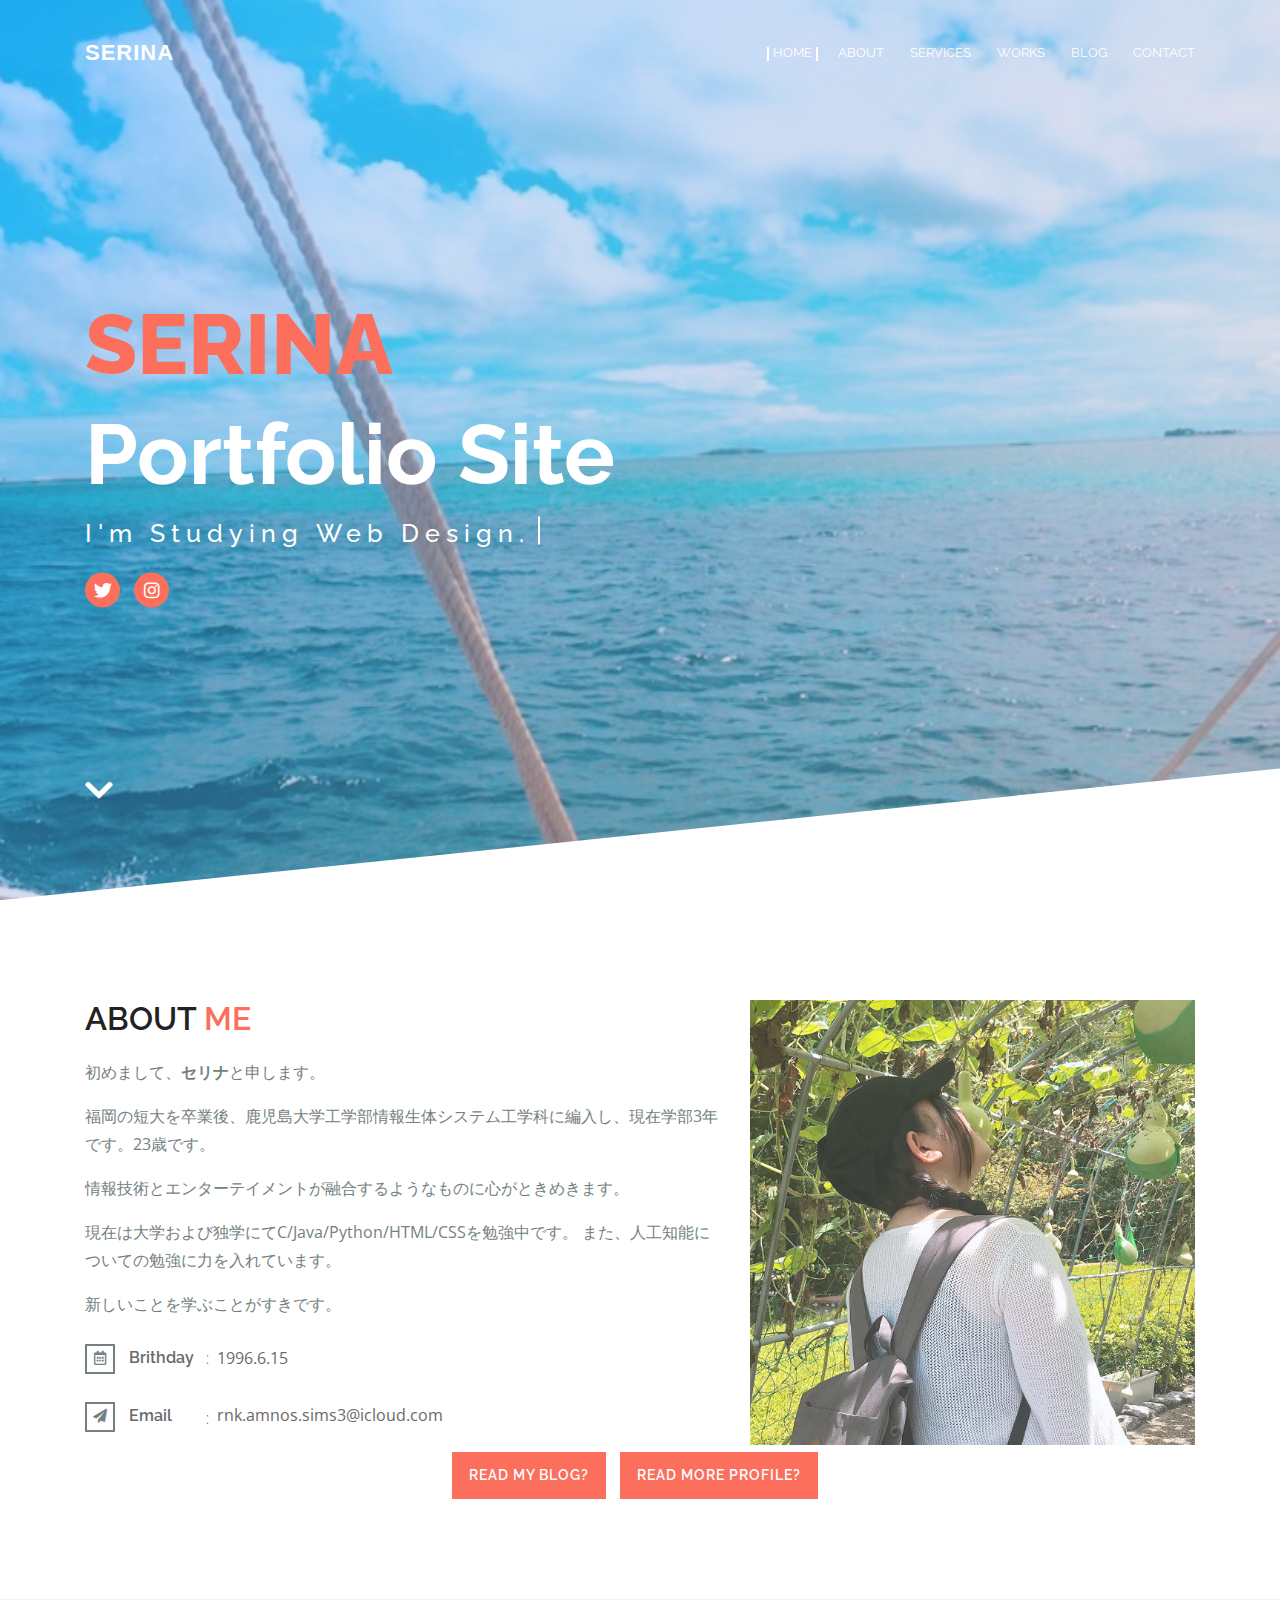
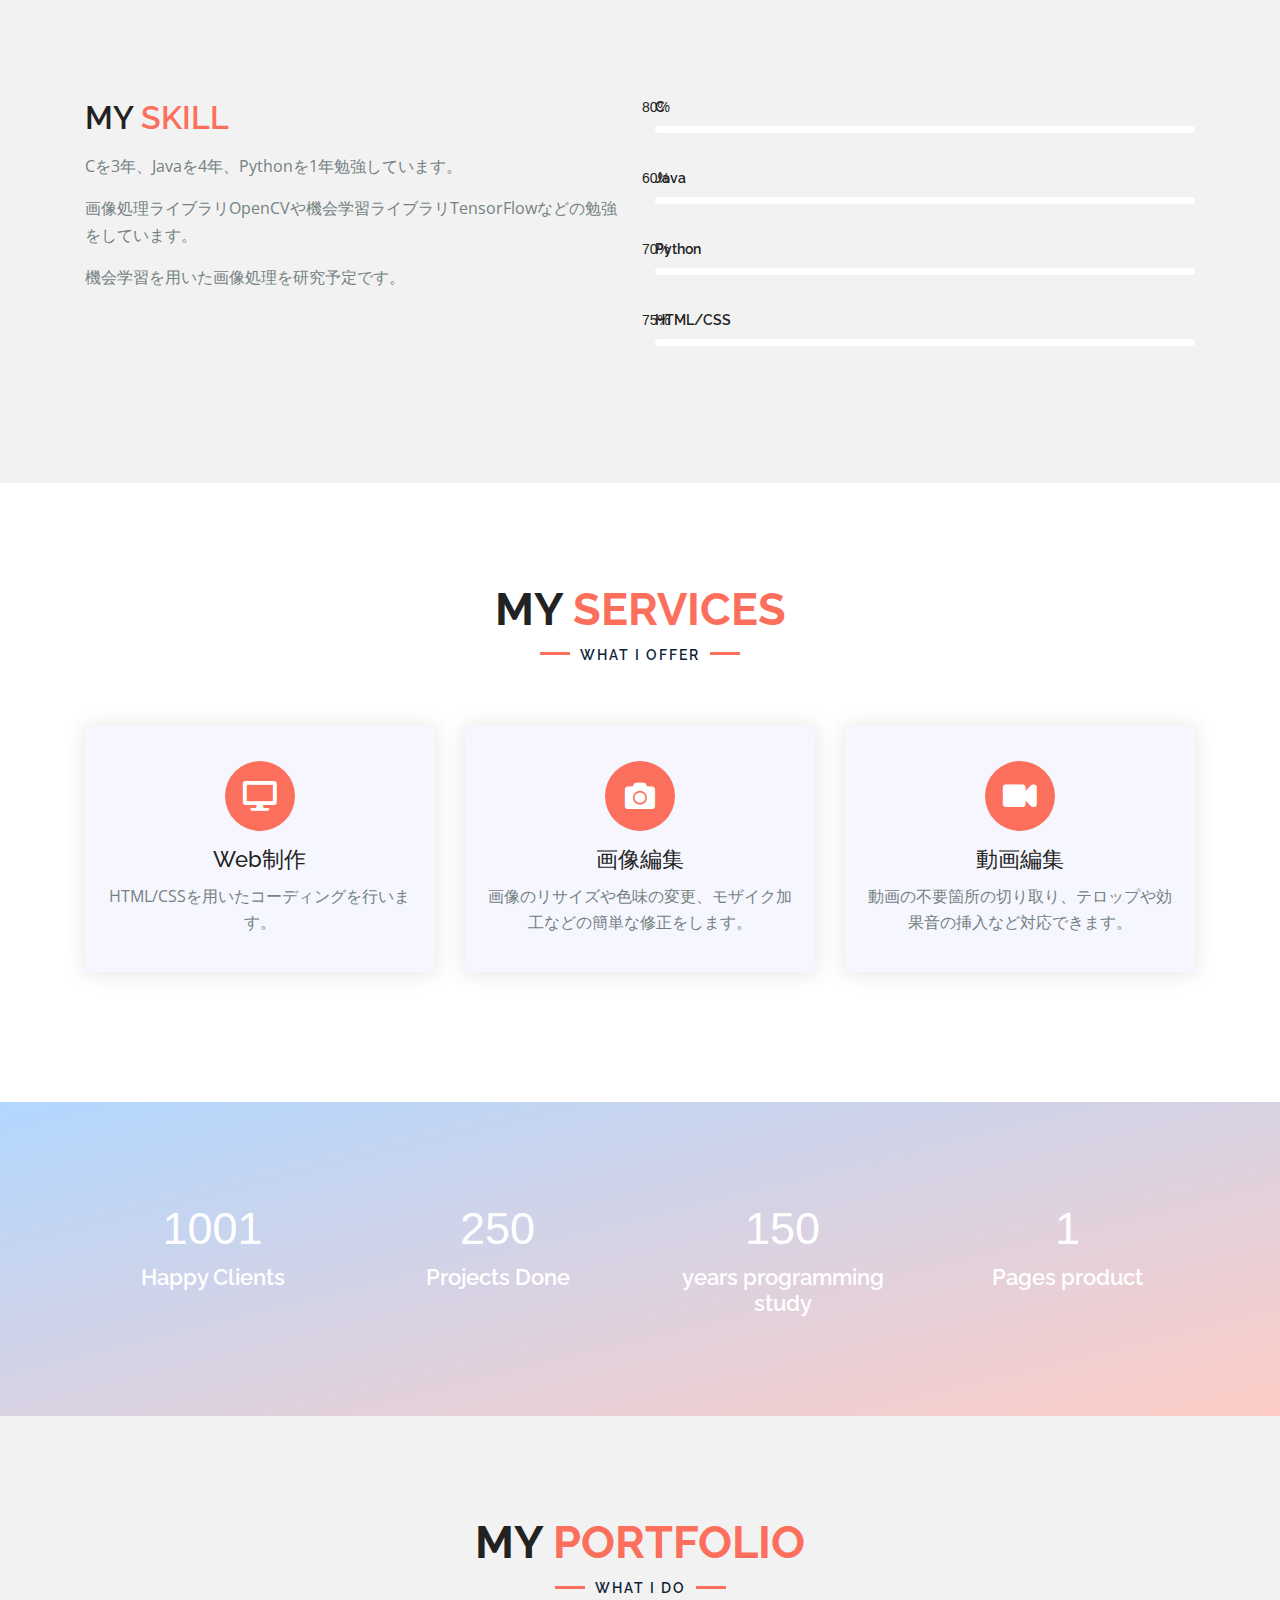
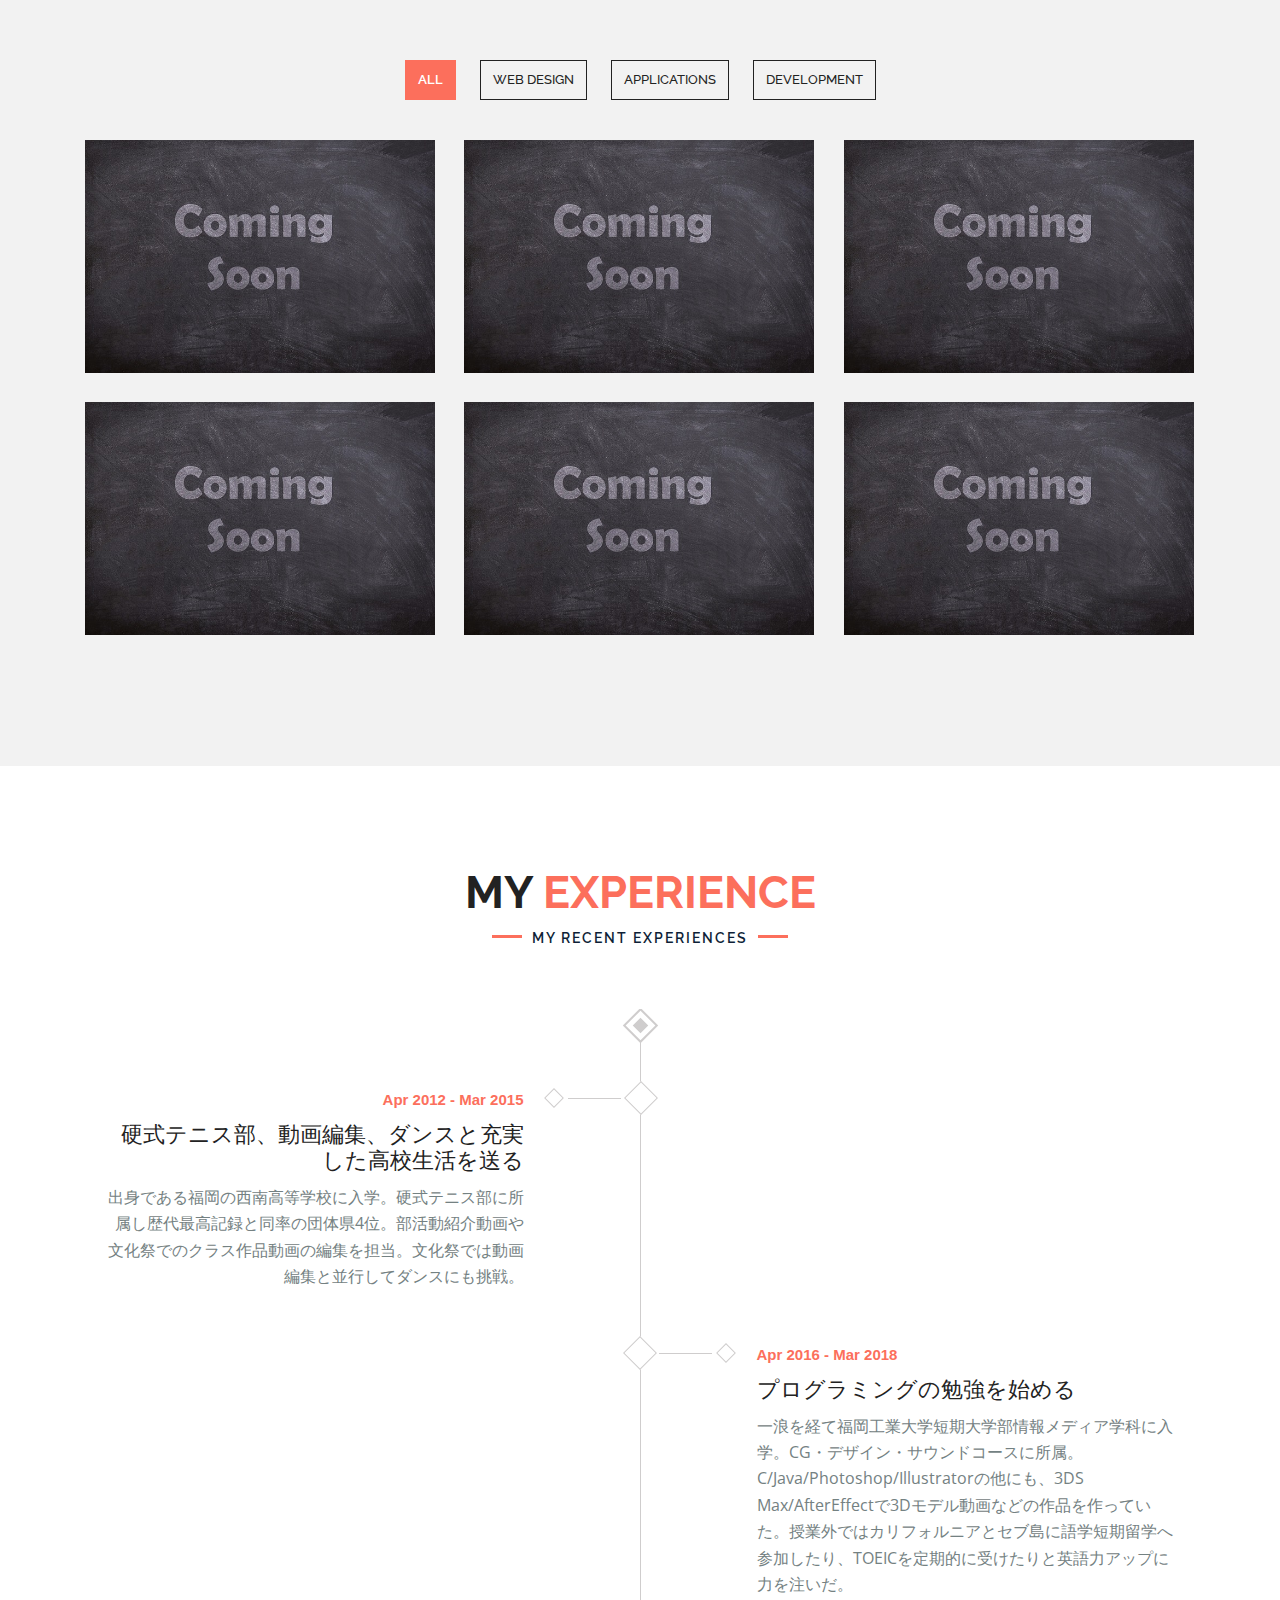
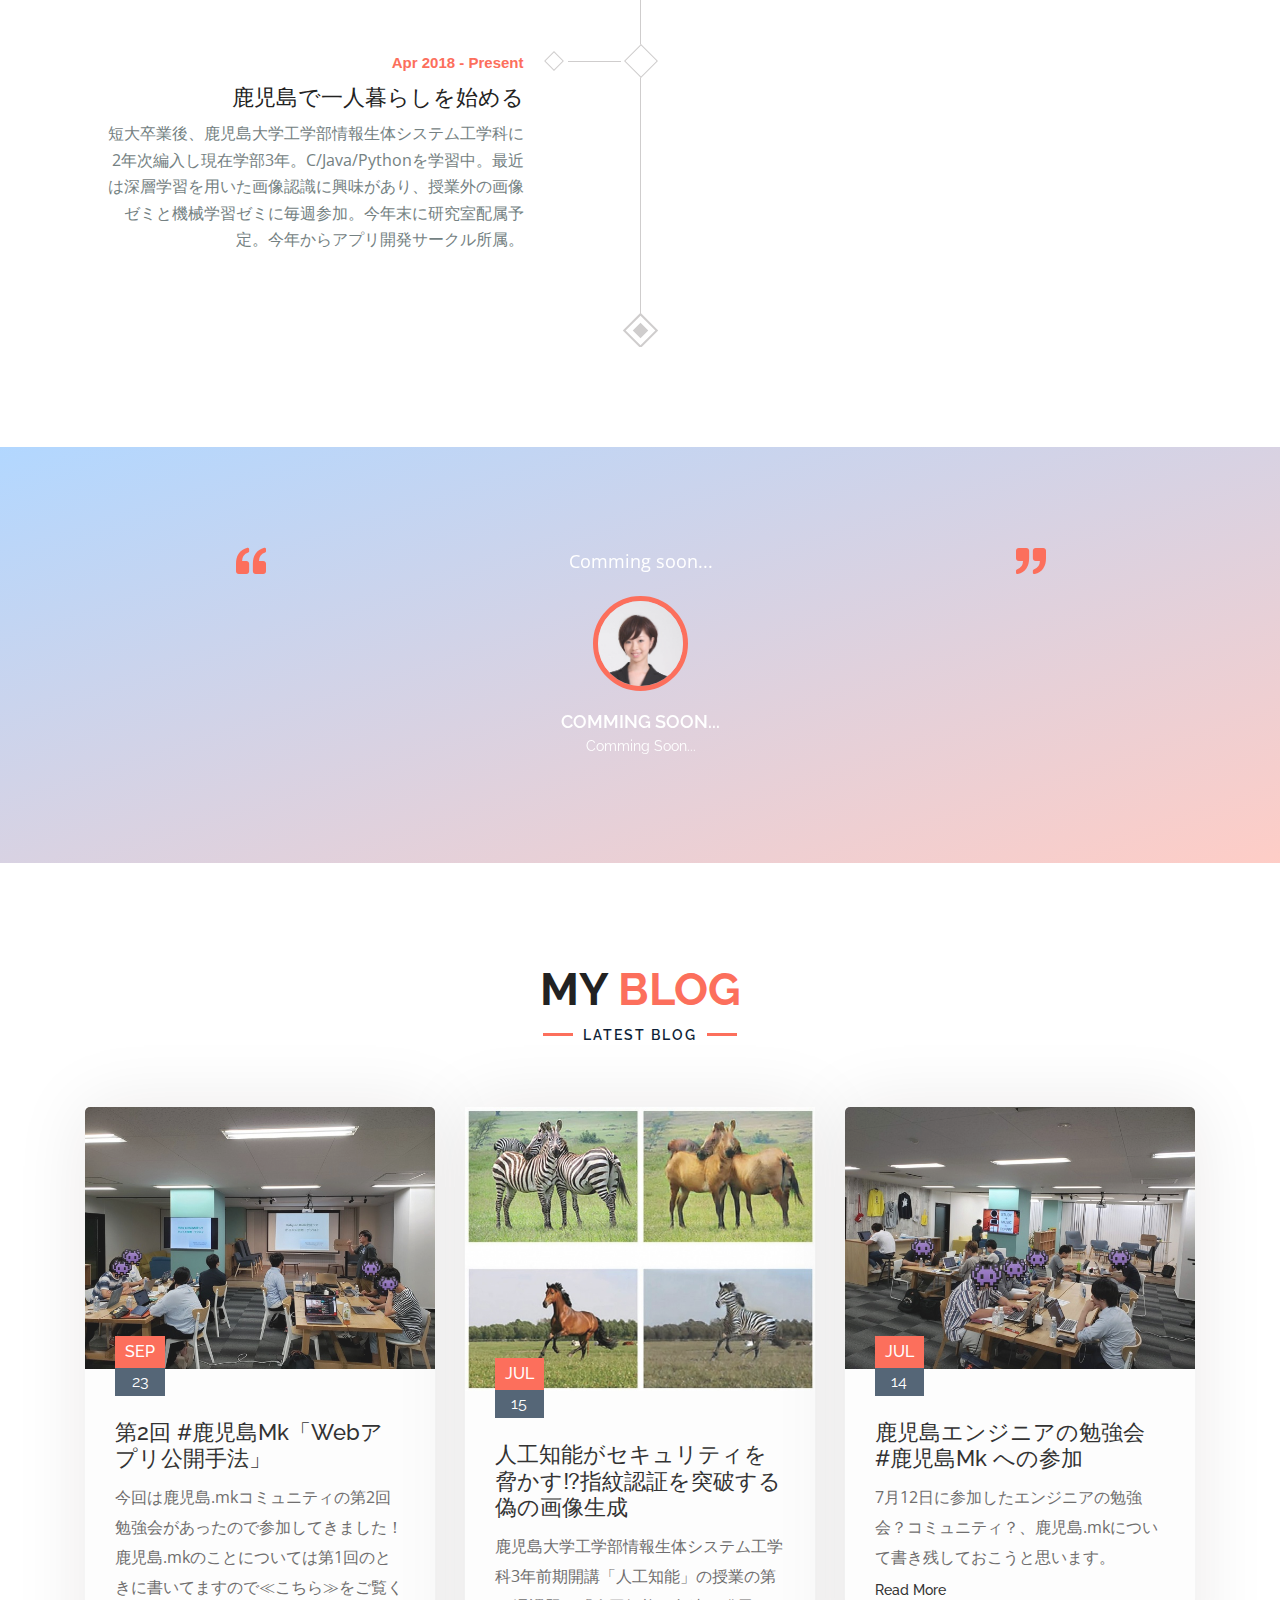
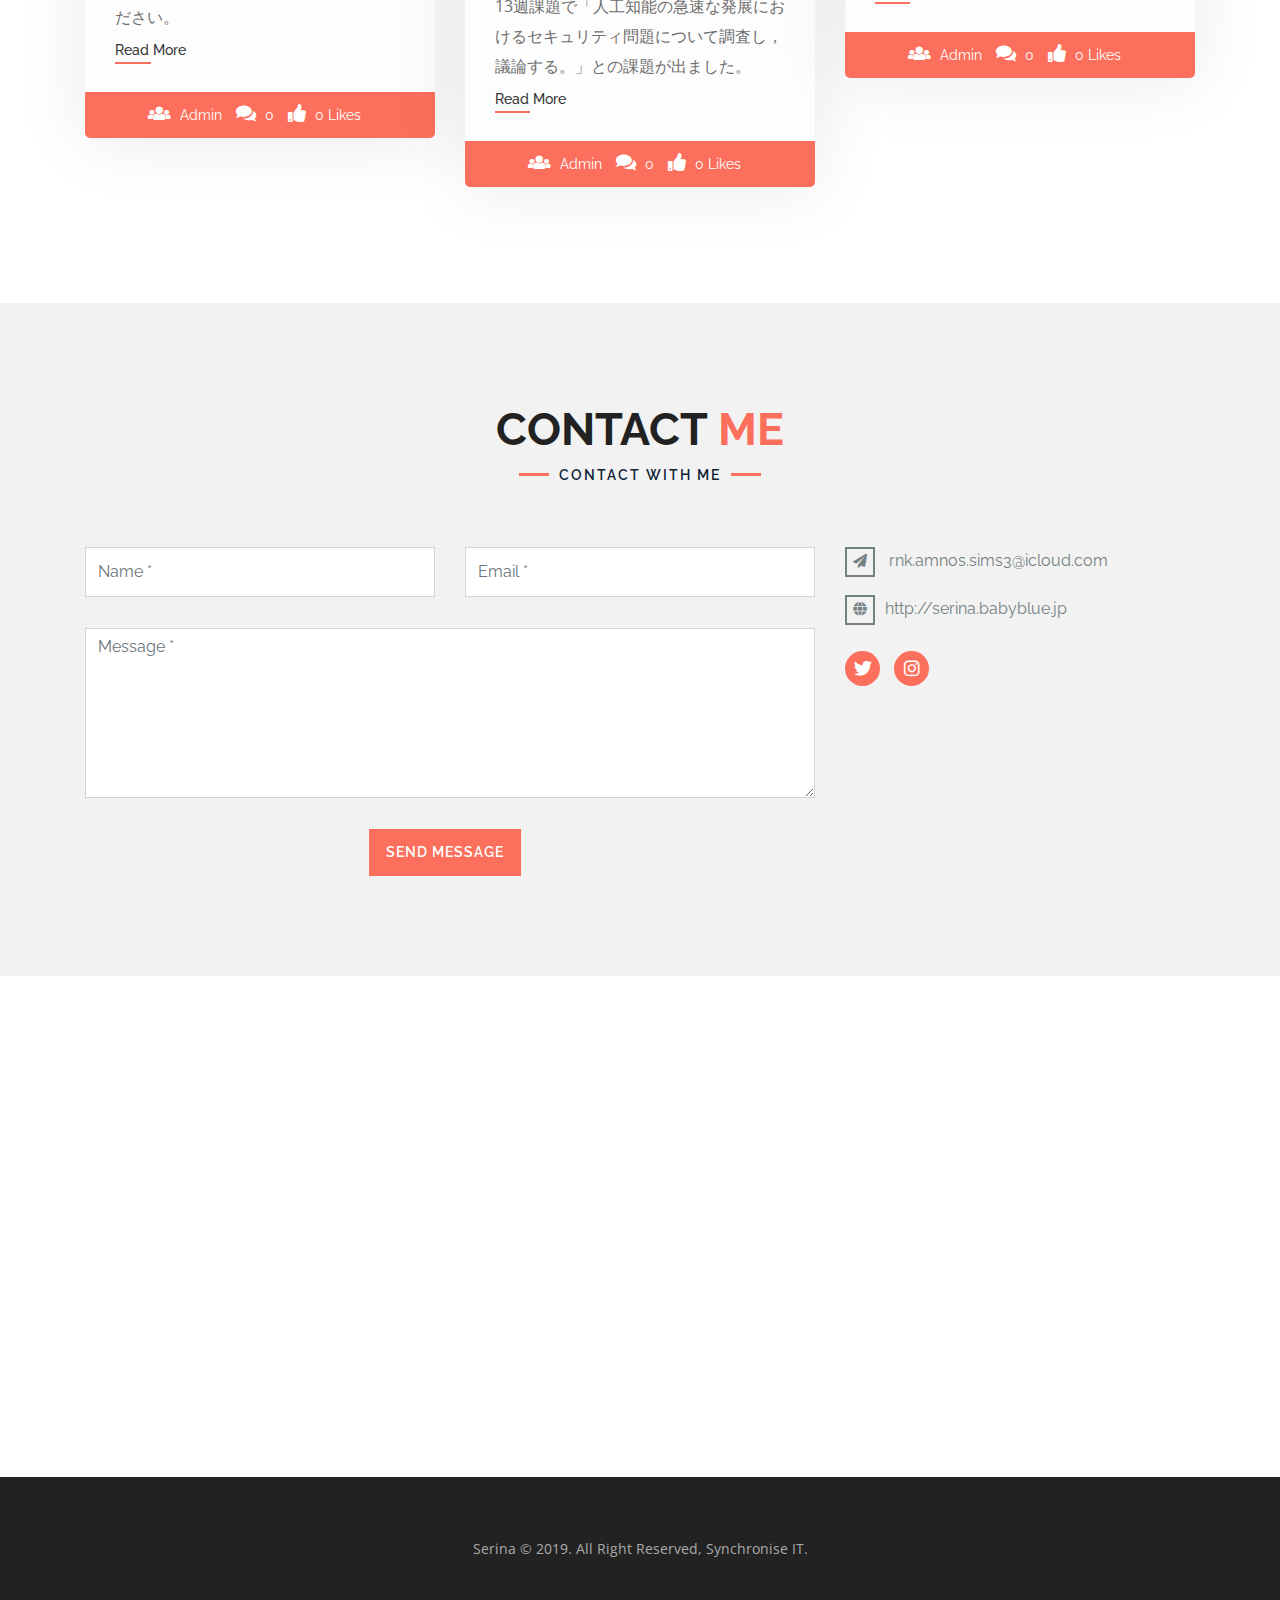
<file: index.html>
<!DOCTYPE html>
<html lang="ja">

<head>

        <meta charset="utf-8">
        <meta http-equiv="x-ua-compatible" content="ie=edge">
        <meta name="viewport" content="width=device-width, initial-scale=1.0" />
        <meta name="keywords" content="Personal, Portfolio, Creative,Design,mordan">
        <meta name="description" content="Taso">
        <meta name="author" content="cosmos-themes">

        <title>Serina - Portfolio</title>

        <!-- favicon -->
        <link href="#" rel="icon" type="image/png">

        <!--Font Awesome css-->
        <link rel="stylesheet" href="assets/css/fontawesome-all.css">

        <!--Bootstrap css-->
        <link rel="stylesheet"  href="assets/bootstrap/css/bootstrap.css">

        <!--Owl Carousel css-->
        <link rel="stylesheet"  href="assets/css/owl.carousel.min.css">
        <link rel="stylesheet"  href="assets/css/owl.theme.default.min.css">

        <!--Magnific Popup css-->
        <link rel="stylesheet"  href="assets/css/magnific-popup.css">
        <link rel="stylesheet"  href="assets/css/animate.min.css">
        <!-- Google Fonts -->
        <link href="https://fonts.googleapis.com/css?family=Raleway:200,300,400,500,600,700,800,900%7cOpen+Sans:400,600,700,800" rel="stylesheet">

        <!--Site Main Style css-->
        <link rel="stylesheet" href="assets/css/style.css">

    </head>

    <body>

    <div class="preloader">
        <div class="sk-three-bounce">
            <div class="sk-child sk-bounce1"></div>
            <div class="sk-child sk-bounce2"></div>
            <div class="sk-child sk-bounce3"></div>
        </div>
    </div>

        <!--Navbar Start-->
        <nav class="navbar navbar-expand-lg navbar-dark">
            <div class="container">
                <!-- LOGO -->
                <a class="navbar-brand logo" href="index.html">
                    SERINA
                </a>

                <button class="navbar-toggler collapsed" type="button" data-toggle="collapse" data-target="#navbarCollapse" aria-controls="navbarCollapse" aria-expanded="false" aria-label="Toggle navigation">
                    <span class="navbar-toggler-icon"></span>
                </button>

                <div class="navbar-collapse collapse" id="navbarCollapse">
                    <ul class="navbar-nav ml-auto">
                        <!--Nav Links-->
                        <li class="nav-item">
                            <a href="#" class="nav-link active" data-scroll-nav="0" >Home</a>
                        </li>
                        <li class="nav-item">
                            <a href="#" class="nav-link" data-scroll-nav="1" >About</a>
                        </li>
                        <li class="nav-item">
                            <a href="#" class="nav-link" data-scroll-nav="2" >Services</a>
                        </li>
                        <li class="nav-item">
                            <a href="#" class="nav-link" data-scroll-nav="3">Works</a>
                        </li>
                        <li class="nav-item">
                            <a href="#" class="nav-link" data-scroll-nav="4">Blog</a>
                        </li>
                        <li class="nav-item">
                            <a href="#" class="nav-link" data-scroll-nav="5">Contact</a>
                        </li>
                    </ul>
                </div>
            </div>
        </nav>
        <!--Navbar End-->

        <!--Home Section Start-->
        <section id="home" class="banner" style="background-image: url('assets/images/banner/top_bannar_sea.png')" data-stellar-background-ratio=".7" data-scroll-index="0">
            <div class="container">
                <!--Banner Content-->
                <div class="banner-div">
                    <h1><span>SERINA</span></h1>
                    <h1>Portfolio Site</h1>
                    <p class="cd-headline clip is-full-width">
                        <span>I'm studying</span>
                        <span class="cd-words-wrapper">
                            <b class="is-visible">Web Design.</b>
                            <b>Game production.</b>
                            <b>Application production.</b>
                            <b>Deeplearning.</b>


                        </span>
                    </p>
                    <!--About Social Icons-->
                    <div class="social-icons mt-15">
                            <!-- <a href="#"><i class="fab fa-facebook-f"></i></a> -->
                            <!-- <a href="#"><i class="fab fa-linkedin-in"></i></a> -->
                            <!-- <a href="#"><i class="fab fa-google-plus-g"></i></a> -->
                            <a href="https://twitter.com/serina_ponpi"><i class="fab fa-twitter"></i></a>
                            <a href="https://www.instagram.com/serina_zuna"><i class="fab fa-instagram"></i></a>
                    </div>
                </div>
                <div class="arrow bounce">
                    <a class="fa fa-chevron-down fa-2x" href="#" data-scroll-nav="1"></a>
                </div>
                <div class="svg-img">
                    <svg version="1.1" id="Layer_1" xmlns="http://www.w3.org/2000/svg" xmlns:xlink="http://www.w3.org/1999/xlink" x="0px" y="0px"
                         width="1400px" height="150px" viewBox="0 0 1400 150" enable-background="new 0 0 1400 150" xml:space="preserve">
                    <polygon fill="#FFFFFF" points="0,150 1406.602,5.229 1406.602,150 "/>
                    </svg>  
                </div>
            </div>
        </section>
        <!--Home Section End-->

        <!--About Section Start-->
        <section class="about pt-100 pb-100" data-scroll-index="1">

            <div class="container">
                <div class="row">
                    <div class="col-lg-7 col-md-6">
                        <!--About Content-->
                        <div class="about-div">
                            <div class="about-title">
                                <h2>About <span>Me</span></h2>
                                <!-- <h4> </h4> -->
                            </div>
                            <p>初めまして、<b>セリナ</b>と申します。</p>
                            <p>福岡の短大を卒業後、鹿児島大学工学部情報生体システム工学科に編入し、現在学部3年です。23歳です。</p>
                            <p>情報技術とエンターテイメントが融合するようなものに心がときめきます。</p>
                            <p>現在は大学および独学にてC/Java/Python/HTML/CSSを勉強中です。
                            また、人工知能についての勉強に力を入れています。</p>
                            <p>新しいことを学ぶことがすきです。</p>

                            <div class="table-responsive">
                             <table class="info-table">
                                 <tbody>
                                     <tr>
                                         <th>
                                             <i class="hidden-xs far fa-calendar-alt"></i>
                                            <span>Brithday</span>
                                         </th>
                                          <td>1996.6.15</td>
                                     </tr>
                                     <!-- <tr>
                                         <th>
                                             <i class="hidden-xs fas fa-phone"></i>
                                             <span>Call</span>
                                         </th>
                                         <td>+12584789354</td>
                                     </tr> -->
                                      <tr>
                                         <th>
                                             <i class="hidden-xs  fas fa-paper-plane"></i>
                                             <span>Email</span>
                                         </th>
                                         <td>rnk.amnos.sims3@icloud.com</td>
                                     </tr>

                                     <!--<tr>
                                         <th>
                                             <i class="hidden-xs fas fa-globe"></i>
                                             <span>Website</span>
                                         </th>
                                         <td>http://serina.babyblue.jp/</td>
                                     </tr>-->
                                 </tbody>
                             </table>
                            </div>


                        </div>
                    </div>
                    <div class="col-lg-5 col-md-6">
                        <!--About Image-->
                        <div class="about-img">
                            <img src="assets/images/about/face_back.png" alt="">
                        </div>
                    </div>
                </div>
                <div class="lead-btn text-center">
                    <span class="about-btn">
                        <a class="div-btn" href="http://serina-diary.jugem.jp/" target="_blank">READ MY BLOG?</a>
                        <a class="div-btn" href="#">READ MORE PROFILE?</a>
                    </span>
                </div>
            </div>
        </section>
        <!--About Section End-->
        <section class="skills pt-100 pb-100">
            <div class="container">
                <div class="row">
                    <div class="col-lg-6">
                        <div class="skill-div">
                            <h2 class="headline">My <span>Skill</span></h2>
                            <p>Cを3年、Javaを4年、Pythonを1年勉強しています。</p>
                            <p>画像処理ライブラリOpenCVや機会学習ライブラリTensorFlowなどの勉強をしています。</p>
                            <p>機会学習を用いた画像処理を研究予定です。</p>
                        </div>
                    </div>
                     <div class="col-lg-6">
                        <div class="skill-div ">
                            <div class="skills-item mb-35">
                              <h6>C</h6>
                              <div class="bar">
                                <span class="fill" data-width="80%"></span>
                              </div>
                              <div class="tip"></div>
                            </div>

                            <div class="skills-item mb-35">
                              <h6>Java</h6>
                              <div class="bar">
                                <span class="fill" data-width="60%"></span>
                              </div>
                              <div class="tip"></div>
                            </div>

                            <div class="skills-item mb-35">
                              <h6>Python</h6>
                              <div class="bar">
                                <span class="fill" data-width="70%"></span>
                              </div>
                              <div class="tip"></div>
                            </div>

                            <div class="skills-item  mb-35">
                              <h6>HTML/CSS</h6>
                              <div class="bar">
                                <span class="fill" data-width="75%"></span>
                              </div>
                              <div class="tip"></div>
                            </div>
                            </div>
                        </div>
                </div>
            </div>
        </section>
        <!--Services Section Start-->
        <section class="services pt-100 pb-100" data-scroll-index="2">
            <div class="container">
                <div class="row">
                    <div class="col">
                       <div class="section-title">
                            <div class="main-title">
                                <h4>My <span>Services</span></h4>
                                <h6>What i offer</h6>
                            </div>
                            
                       </div>
                    </div>
                </div>
                <div class="row">
                    <div class="col-md-4">
                        <!--Service Item-->
                      <div class="service-item">
                          <div class="service-icon">
                             <i class="fas fa-desktop"></i>
                          </div>
                          <h2>Web制作</h2>
                          <p>HTML/CSSを用いたコーディングを行います。</p>
                      </div>
                    </div>
                    <!-- <div class="col-md-4">
                        Service Item
                        <div class="service-item">
                            <div class="service-icon">
                               <i class="fas fa-desktop"></i>
                            </div>
                            <h2>Website Design</h2>
                        </div>
                    </div> -->
                    <!-- <div class="col-md-4">
                       Service Item
                        <div class="service-item">
                            <div class="service-icon">
                               <i class="fas fa-quidditch"></i>
                            </div>
                            <h2>UI/UX Design</h2>
                        </div>
                    </div> -->
                    <div class="col-md-4">
                        <!--Service Item-->
                        <div class="service-item">
                            <div class="service-icon">
                               <i class="fas fa-camera"></i>
                            </div>
                            <h2>画像編集</h2>
                            <p>画像のリサイズや色味の変更、モザイク加工などの簡単な修正をします。</p>
                        </div>
                    </div>
                    <div class="col-md-4">
                        <!--Service Item-->
                        <div class="service-item">
                            <div class="service-icon">
                               <i class="fas fa-video"></i>
                            </div>
                            <h2>動画編集</h2>
                            <p>動画の不要箇所の切り取り、テロップや効果音の挿入など対応できます。</p>
                        </div>
                    </div>
                    <!-- <div class="col-md-4">
                        Service Item
                        <div class="service-item">
                            <div class="service-icon">
                               <i class="fab fa-medapps"></i>
                            </div>
                            <h2>SEO Marketing</h2>
                        </div>
                    </div> -->
                </div>
            </div>
        </section>
        <!--Services Section End-->

        <!--Stats Section Start-->
        <section class="counter-area pt-100 pb-100" style="background-image: url('assets/images/banner/sakurazima_bannar.jpg')">
            <div class="container">
                <div class="row">
                    <div class="col-lg-3 col-md-6">
                        <!--Stats Item-->
                        <div class="counter-item">
                            <h2 class="counter" data-count="0">1001</h2>
                            <h5>Happy Clients</h5>

                        </div>
                    </div>
                    <div class="col-lg-3 col-md-6">
                        <!--Stats Item-->
                        <div class="counter-item">
                            <h2 class="counter" data-count="1">250</h2>
                            <h5>Projects Done</h5>
                        </div>
                    </div>
                    <div class="col-lg-3 col-md-6">
                        <!--Stats Item-->
                        <div class="counter-item">
                            <h2 class="counter" data-count="3.5">150</h2>
                            <h5>years programming study</h5>

                        </div>
                    </div>
                    <div class="col-lg-3 col-md-6">
                        <!--Stats Item-->
                        <div class="counter-item ">
                            <h2 class="counter" data-count="1">1</h2>
                            <h5>Pages product</h5>
                        </div>
                    </div>
                </div>
            </div>
        </section>
        <!--Stats Section End-->
       
        <!--Portfolio Section Start-->
        <section class="portfolio bg-gray pt-100 pb-100" data-scroll-index="3">
            <div class="container">
                <div class="row">
                    <div class="col">
                       <div class="section-title">
                            <div class="main-title">
                                <h4>My <span>Portfolio</span></h4>
                                <h6>What i do</h6>
                            </div>
                            
                       </div>
                        <div class="port-filter text-center">
                            <ul>
                                <li class="filter-item" data-filter="*">All</li>
                                <li data-filter=".design">Web Design</li>
                                <li data-filter=".application">Applications</li>
                                <li data-filter=".development">Development</li>
                            </ul>
                        </div>
                    </div>
                </div>
                <div class="row portfolio-section">
                    <!--Portfolio Item-->
                    <div class="col-lg-4 col-md-6 item application">
                        <div class="portfolio-item">
                            <img src="assets/images/portfolio/ComingSoon.jpg" alt="">
                            <div class="item-overlay">
                                <h6>Comming soon...</h6>
                                <div class="icons">
                                    <span class="icon">
                                        <span class="port-link">
                                        <a href="assets/images/portfolio/ComingSoon.jpg">
                                            <i class="fa fa-search"></i>
                                        </a>
                                        </span>
                                        <a href="project-details.html">
                                           <i class="fas fa-link"></i>
                                        </a>
                                    </span>
                                </div>
                            </div>
                        </div>
                    </div>

                    <!--Portfolio Item-->
                    <div class="col-lg-4 col-md-6 item design">
                        <div class="portfolio-item">
                            <img src="assets/images/portfolio/ComingSoon.jpg" alt="">
                            <div class="item-overlay">
                                <h6>Comming soon...</h6>
                                <div class="icons">
                                    <span class="icon">
                                        <span class="port-link">
                                        <a href="assets/images/portfolio/ComingSoon.jpg">
                                            <i class="fa fa-search"></i>
                                        </a>
                                        </span>
                                        <a href="project-details.html">
                                           <i class="fas fa-link"></i>
                                        </a>
                                    </span>
                                </div>
                            </div>
                        </div>
                    </div>
                    <!--Portfolio Item-->
                    <div class="col-lg-4 col-md-6 item development">
                        <div class="portfolio-item">
                            <img src="assets/images/portfolio/ComingSoon.jpg" alt="">
                            <div class="item-overlay">
                                <h6>Comming soon...</h6>
                                <div class="icons">
                                    <span class="icon">
                                        <span class="port-link">
                                        <a href="assets/images/portfolio/ComingSoon.jpg">
                                            <i class="fa fa-search"></i>
                                        </a>
                                        </span>
                                        <a href="project-details.html">
                                           <i class="fas fa-link"></i>
                                        </a>
                                    </span>
                                </div>
                            </div>
                        </div>
                    </div>
                    <!--Portfolio Item-->
                    <div class="col-lg-4 col-md-6 item design development">
                        <div class="portfolio-item">
                            <img src="assets/images/portfolio/ComingSoon.jpg" alt="">
                            <div class="item-overlay">
                                <h6>Comming soon...</h6>
                                <div class="icons">
                                    <span class="icon">
                                        <span class="port-link">
                                        <a href="assets/images/portfolio/ComingSoon.jpg">
                                            <i class="fa fa-search"></i>
                                        </a>
                                        </span>
                                        <a href="project-details.html">
                                           <i class="fas fa-link"></i>
                                        </a>
                                    </span>
                                </div>
                            </div>
                        </div>
                    </div>
                    <!--Portfolio Item-->
                    <div class="col-lg-4 col-md-6 item development application">
                        <div class="portfolio-item">
                            <img src="assets/images/portfolio/ComingSoon.jpg" alt="">
                            <div class="item-overlay">
                                <h6>Comming soon...</h6>
                                <div class="icons">
                                    <span class="icon">
                                        <span class="port-link">
                                        <a href="assets/images/portfolio/ComingSoon.jpg">
                                            <i class="fa fa-search"></i>
                                        </a>
                                        </span>
                                        <a href="project-details.html">
                                           <i class="fas fa-link"></i>
                                        </a>
                                    </span>
                                </div>
                            </div>
                        </div>
                    </div>
                    <!--Portfolio Item-->
                    <div class="col-lg-4 col-md-6 item application development">
                        <div class="portfolio-item">
                            <img src="assets/images/portfolio/ComingSoon.jpg" alt="">
                            <div class="item-overlay">
                                <h6>Comming soon...</h6>
                                <div class="icons">
                                    <span class="icon">
                                        <span class="port-link">
                                        <a href="assets/images/portfolio/ComingSoon.jpg">
                                            <i class="fa fa-search"></i>
                                        </a>
                                        </span>
                                        <a href="project-details.html">
                                           <i class="fas fa-link"></i>
                                        </a>
                                    </span>
                                </div>
                            </div>
                        </div>
                    </div>
                </div>
            </div>
        </section>
        <!--Portfolio Section End-->
        <section class="timeline pt-100 pb-100" >
            <div class="container">
                            <div class="row">
                                <div class="col">
                                   <div class="section-title">
                                        <div class="main-title">
                                            <h4>My <span>Experience</span></h4>
                                            <h6>My Recent Experiences</h6>
                                        </div>
                                        
                                   </div>
                                </div>
                            </div>
                <div class="row">
                    <div class="main-timeline">
                        <div class="timeline">
                            <div class="timeline-icon"></div>
                            <div class="timeline-content">
                                <span class="date">Apr 2012 - Mar 2015
                                </span>
                                <h5 class="title">硬式テニス部、動画編集、ダンスと充実した高校生活を送る</h5>
                                <p class="description">
                                    出身である福岡の西南高等学校に入学。硬式テニス部に所属し歴代最高記録と同率の団体県4位。部活動紹介動画や文化祭でのクラス作品動画の編集を担当。文化祭では動画編集と並行してダンスにも挑戦。
                                </p>
                            </div>
                        </div>
             
                        <div class="timeline">
                            <div class="timeline-icon"></div>
                            <div class="timeline-content">
                                <span class="date">Apr 2016 - Mar 2018</span>
                                <h5 class="title">プログラミングの勉強を始める</h5>
                                <p class="description">
                                    一浪を経て福岡工業大学短期大学部情報メディア学科に入学。CG・デザイン・サウンドコースに所属。C/Java/Photoshop/Illustratorの他にも、3DS Max/AfterEffectで3Dモデル動画などの作品を作っていた。授業外ではカリフォルニアとセブ島に語学短期留学へ参加したり、TOEICを定期的に受けたりと英語力アップに力を注いだ。
                                </p>
                            </div>
                        </div>
             
                        <div class="timeline">
                            <div class="timeline-icon"></div>
                            <div class="timeline-content">
                                <span class="date">Apr 2018 - Present</span>
                                <h5 class="title">鹿児島で一人暮らしを始める</h5>
                                <p class="description">
                                    短大卒業後、鹿児島大学工学部情報生体システム工学科に2年次編入し現在学部3年。C/Java/Pythonを学習中。最近は深層学習を用いた画像認識に興味があり、授業外の画像ゼミと機械学習ゼミに毎週参加。今年末に研究室配属予定。今年からアプリ開発サークル所属。
                                </p>
                            </div>
                        </div>
                    </div>
                </div>
            </div>
        </section>
        <!--Testimonials Section Start-->
        <section class="testimonials counter-area pt-100 pb-100" style="background-image: url('assets/images/banner/cat_bannar.jpg')" >
            <div class="container">
                  <div class="row">
                      <div class="col-lg-10 offset-lg-1">
                              <div id="testimonial-slider" class="owl-carousel">
                                  <div class="testimonial">
                                      <p class="testi-description">
                                          Comming soon...
                                      </p>
               
                                      <div class="testimonial-review">
                                          <div class="pic">
                                              <img src="assets/images/user/userimage1.jpg" alt="">
                                          </div>
                                          <h4 class="testimonial-title">
                                              Comming soon...
                                              <small>Comming soon...</small>
                                          </h4>
                                      </div>
                                  </div>
                                   <div class="testimonial">
                                      <p class="testi-description">
                                        Comming soon...
                                      </p>
               
                                      <div class="testimonial-review">
                                          <div class="pic">
                                              <img src="assets/images/user/userimage2.jpg" alt="">
                                          </div>
                                          <h4 class="testimonial-title">
                                              Comming soon...
                                              <small>Comming soon...</small>
                                          </h4>
                                      </div>
                                  </div>
                                  <div class="testimonial">
                                      <p class="testi-description">
                                            Comming soon...
                                      </p>
               
                                      <div class="testimonial-review">
                                          <div class="pic">
                                              <img src="assets/images/user/userimage3.jpg" alt="">
                                          </div>
                                          <h4 class="testimonial-title">
                                              Comming soon...
                                              <small>Comming soon</small>
                                          </h4>
                                      </div>
                                  </div>
                                  <div class="testimonial">
                                      <p class="testi-description">
                                      </p>
               
                                      <div class="testimonial-review">
                                          <div class="pic">
                                              <img src="assets/images/user/userimage4.jpg" alt="">
                                          </div>
                                          <h4 class="testimonial-title">
                                              Comming soon...
                                              <small>Comming soon...</small>
                                          </h4>
                                      </div>
                                  </div>
                              </div>
                      </div>
                  </div>
            </div>
        </section>
        <!--Testimonials Section End-->
        <!--Blog Section Start-->
        <section id="blog" class="blog pt-100 pb-100 " data-scroll-index="4">
            <div class="container">
                <div class="row">
                    <div class="col text-center">
                       <div class="section-title">
                            <div class="main-title">
                                <h4>My <span>Blog</span></h4>
                                <h6>Latest blog</h6>
                            </div>
                            
                       </div>
                    </div>
                </div>
            <div class="row">

               <div class="col-md-4">
                <!-- Single Blog item -->
                <div class="post-slide">
                    <div class="post-img">
                        <a href="http://serina-diary.jugem.jp/?eid=10"><img src="assets/images/blog/20190923_1.jpg" alt=""></a>
                    </div>
                    <div class="post-content">
                        <div class="post-date">
                            <span class="month">Sep</span>
                            <span class="date">23</span>
                        </div>
                        <h5 class="post-title"><a href="http://serina-diary.jugem.jp/?eid=10">第2回 #鹿児島mk「Webアプリ公開手法」</a></h5>
                        <p class="post-description">
                            今回は鹿児島.mkコミュニティの第2回勉強会があったので参加してきました！
                            鹿児島.mkのことについては第1回のときに書いてますので≪こちら≫をご覧ください。
                        </p>
                        <a class="read-more" href="http://serina-diary.jugem.jp/?eid=10">Read More</a>
                    </div>
                    <ul class="post-bar">
                        <li> <i class="fa fa-users"></i> <a href="http://serina-diary.jugem.jp/?pid=1">admin</a> </li>
                        <li> <i class="fa fa-comments"></i> <a href="http://serina-diary.jugem.jp/?eid=10#comment">0</a> </li>
                        <li> <i class="fa fa-thumbs-up"></i> <a href="serina-diary.jugem.jp">0 Likes</a> </li>
                    </ul>
                </div>
               </div>
               <div class="col-md-4">
                <!-- Single Blog item -->
                <div class="post-slide">
                    <div class="post-img">
                        <a href="http://serina-diary.jugem.jp/?eid=9"><img src="assets/images/blog/20190715_1.jpg" alt=""></a>
                    </div>
                    <div class="post-content">
                        <div class="post-date">
                            <span class="month">Jul</span>
                            <span class="date">15</span>
                        </div>
                        <h5 class="post-title"><a href="http://serina-diary.jugem.jp/?eid=9">人工知能がセキュリティを脅かす⁉指紋認証を突破する偽の画像生成</a></h5>
                        <p class="post-description">
                            鹿児島大学工学部情報生体システム工学科3年前期開講「人工知能」の授業の第13週課題で「人工知能の急速な発展におけるセキュリティ問題について調査し，議論する。」との課題が出ました。
                        </p>
                        <a class="read-more" href="http://serina-diary.jugem.jp/?eid=9">Read More</a>
                    </div>
                    <ul class="post-bar">
                        <li> <i class="fa fa-users"></i> <a href="http://serina-diary.jugem.jp/?pid=1">admin</a> </li>
                        <li> <i class="fa fa-comments"></i> <a href="http://serina-diary.jugem.jp/?eid=9">0</a> </li>
                        <li> <i class="fa fa-thumbs-up"></i> <a href="http://serina-diary.jugem.jp/?eid=9">0 Likes</a> </li>
                    </ul>
                </div>
               </div>
               <div class="col-md-4">
                <!-- Single Blog item -->
                <div class="post-slide ">
                    <div class="post-img">
                        <a href="http://serina-diary.jugem.jp/?eid=8"><img src="assets/images/blog/20190714_1.jpg" alt=""></a>
                    </div>
                    <div class="post-content">
                        <div class="post-date">
                            <span class="month">Jul</span>
                            <span class="date">14</span>
                        </div>
                        <h5 class="post-title"><a href="http://serina-diary.jugem.jp/?eid=8">鹿児島エンジニアの勉強会 #鹿児島mk への参加</a></h5>
                        <p class="post-description">
                            7月12日に参加したエンジニアの勉強会？コミュニティ？、鹿児島.mkについて書き残しておこうと思います。
                        </p>
                        <a class="read-more" href="http://serina-diary.jugem.jp/?eid=8">Read More</a>
                    </div>
                    <ul class="post-bar">
                        <li> <i class="fa fa-users"></i> <a href="http://serina-diary.jugem.jp/?pid=1">admin</a> </li>
                        <li> <i class="fa fa-comments"></i> <a href="http://serina-diary.jugem.jp/?eid=8">0</a> </li>
                        <li> <i class="fa fa-thumbs-up"></i> <a href="http://serina-diary.jugem.jp/?eid=8">0 Likes</a> </li>
                    </ul>
                </div>
               </div>
            </div>
            </div>
        </section>
        <!--Blog Section End-->


        <!--Contact Section Start-->
        <section class="contact pt-100 pb-100" data-scroll-index="5">
            <div class="container">
                <div class="row">
                    <div class="col text-center">
                       <div class="section-title">
                            <div class="main-title">
                                <h4>Contact <span>Me</span></h4>
                                <h6>Contact With Me</h6>
                            </div>
                            
                       </div>
                    </div>
                </div>
                <div class="row">
                    <div class="col-lg-8">
                        <!--Contact Form-->
                        <form id='contact-form' method='POST'><input type='hidden' name='form-name' value='contactForm' />
                            <div class="row">
                               <div class="col-md-6">
                                  <div class="form-group">
                                     <input type="text" name="name" class="form-control" id="first-name" placeholder="Name *" required="required">
                                  </div>
                               </div>
                               <div class="col-md-6">
                                  <div class="form-group">
                                     <input type="email" name="email" class="form-control" id="email" placeholder="Email *" required="required">
                                  </div>
                               </div>
                               <div class="col-md-12">
                                  <div class="form-group">
                                       <textarea rows="6" name="message" class="form-control" id="description" placeholder="Message *" required="required"></textarea>
                                  </div>
                               </div>
                                <div class="col-md-12 text-center">
                                    <!--contact button-->
                                    <button id="contact-submit" class="div-btn" >
                                        Send Message
                                    </button>
                                </div>
                            </div>
                        </form>
                    </div>
                    <div class="col-lg-4">
                        <div class="contact-info">
                            <div class="contact-info-item">
                            <ul>
                                <!-- <li><i class="fas fa-map-marker-alt"></i> 9908B Wakehurst St.Rockaway</li> -->
                                <!-- <li><i class="fas fa-phone"></i> 990800113322</li> -->
                                <li><i class="fas fa-paper-plane"></i> rnk.amnos.sims3@icloud.com</li>
                                <li><i class="fas fa-globe"></i>http://serina.babyblue.jp</li>
                            </ul>
                            </div>
                            <div class="social-icons mt-15">
                                    <a href="https://twitter.com/serina_ponpi"><i class="fab fa-twitter"></i></a>
                                    <a href="https://www.instagram.com/serina_zuna"><i class="fab fa-instagram"></i></a>
                            </div>
                        </div>
                    </div>
                </div>
            </div>
        </section>
        <section>
              <div class="contact-map">
                    <iframe class="map" src="https://www.google.com/maps/embed?pb=!1m18!1m12!1m3!1d1699.6482494394158!2d130.5412476126019!3d31.570916167695667!2m3!1f0!2f0!3f0!3m2!1i1024!2i768!4f13.1!3m3!1m2!1s0x353e673a6a84f1e7%3A0xd9a6cdbcf30da4bc!2z44CSODkwLTAwNjUg6bm_5YWQ5bO255yM6bm_5YWQ5bO25biC6YOh5YWD77yR5LiB55uu77yS77yRIOW3peWtpumDqOaDheWgseeUn-S9k-OCt-OCueODhuODoOW3peWtpuenkeajnw!5e0!3m2!1sja!2sjp!4v1571282689687!5m2!1sja!2sjp" width="600" height="450" frameborder="0" style="border:0;" allowfullscreen=""></iframe>
              </div>
        </section>
        <!--Contact Section End-->
        
        <!--Footer Start-->
        <footer class="pt-30 pb-30">
            <div class="container">
                <div class="row text-center">
                    <div class="col-md-12">
                        <p class="copy pt-30">
                            Serina &copy; 2019. All Right Reserved, Synchronise IT.
                        </p>
                    </div>
                </div>
            </div>
        </footer>
        <!--Footer End-->

        <!--Jquery js-->
        <script src="assets/js/jquery-3.0.0.min.js"></script>
        <!--Bootstrap js-->
        <script src="assets/bootstrap/js/bootstrap.min.js"></script>
        <!--Stellar js-->
        <script src="assets/js/jquery.stellar.js"></script>
        <!--Animated Headline js-->
        <script src="assets/js/animated.headline.js"></script>
        <!--Owl Carousel js-->
        <script src="assets/js/owl.carousel.min.js"></script>
        <!--ScrollIt js-->
        <script src="assets/js/scrollIt.min.js"></script>
        <!--Isotope js-->
        <script src="assets/js/isotope.pkgd.min.js"></script>
        <!--Magnific Popup js-->
        <script src="assets/js/jquery.magnific-popup.min.js"></script>
        <script src="assets/js/plugins.js"></script>
        <!--Site Main js-->
        <script src="assets/js/contact.js"></script>
        <script src="assets/js/main.js"></script>

    </body>
</html>
</file>
<file: assets/css/style.css>
/************ CSS Styles ************

    Template Name: Taso - Personal Portfolio Template
    Author: Tanmoy Dhar
    version: 1.0
    Copyright: 2018

************************************/
/*==================================

        Table of Content
        1. Body Css
        2. Preloader
        3. Navbar
        4. Banner Section
        5. About Section
        6. Services Section
        7. Counter Section
        8. Skill Section
        9. Portfolio Section
        10. Blogs Section
        11. Testimonial Section
        12. Contact Form Section
        13. Footer
        14. Single Blog Page
        15. Mobile Responsive

==================================*/

/*============ 1. Body Css ============*/
      * {
      -webkit-box-sizing: border-box;
      box-sizing: border-box;
      padding: 0;
      margin: 0;
      text-decoration: none !important;
      list-style: none !important;
      outline: none !important; }

      h1,
      h2,
      h3,
      h4,
      h5,
      h6 {
      color: #222; }

      img {
      width: 100%;
      height: auto; }

      a,
      a:hover,
      a:focus {
      color: inherit; }

      body {
      font-family: "Raleway", san-serif;
      position: relative;
      font-size: 16px;
      line-height: 1.65;
      color: #748182;
      -webkit-font-smoothing: antialiased; }

      p {
      font-size: 16px;
      line-height: 1.65;
      font-family: "Open Sans", sans-serif; }

      span {
      display: inline-block; }

      /*===========Margin And Paddings============*/
      .mt-0 {
      margin-top: 0 !important; }

      .mt-5 {
      margin-top: 5px !important; }

      .mt-10 {
      margin-top: 10px !important; }

      .mt-15 {
      margin-top: 15px !important; }

      .mt-20 {
      margin-top: 20px !important; }

      .mt-25 {
      margin-top: 25px !important; }

      .mt-30 {
      margin-top: 30px !important; }

      .mt-35 {
      margin-top: 35px !important; }

      .mt-40 {
      margin-top: 40px !important; }

      .mt-45 {
      margin-top: 45px !important; }

      .mt-50 {
      margin-top: 50px !important; }

      .mt-55 {
      margin-top: 55px !important; }

      .mt-60 {
      margin-top: 60px !important; }

      .mt-62 {
      margin-top: 62px !important; }

      .mt-65 {
      margin-top: 65px !important; }

      .mt-70 {
      margin-top: 70px !important; }

      .mt-75 {
      margin-top: 75px !important; }

      .mt-80 {
      margin-top: 80px !important; }

      .mt-85 {
      margin-top: 85px !important; }

      .mt-90 {
      margin-top: 90px !important; }

      .mt-95 {
      margin-top: 95px !important; }

      .mt-100 {
      margin-top: 100px !important; }

      /* Custom Margin Bottom */
      .mb-0 {
      margin-bottom: 0 !important; }
      .mb-15 {
      margin-bottom: 15px !important; }
      .mb-30 {
      margin-bottom: 30px !important; }
      .mb-35 {
      margin-bottom: 37px !important; }
      .mb-20 {
      margin-bottom: 20px !important; }
      .mb-50 {
      margin-bottom: 50px !important; }

      .mb-100 {
      margin-bottom: 100px !important; }

      .m-0 {
      margin: 0px !important; }

      /* Custom Padding top */
      .pt-0 {
      padding-top: 0 !important; }
      .pt-30{
        padding-top: 30px !important; 
      }
      .pt-50 {
      padding-top: 50px !important; }
      .pt-100 {
      padding-top: 100px !important; }

      /* Custom Padding top */
      .pb-0 {
      padding-bottom: 0 !important; }

      .pb-5 {
      padding-bottom: 5px !important; }

      .pb-30 {
      padding-bottom: 30px !important; }

      .pb-50 {
      padding-bottom: 50px !important; }
      .pb-70{
      padding-bottom: 70px !important;  
      }
      .pb-100 {
      padding-bottom: 100px !important; }

      .p-0 {
      padding: 0 !important; }

      .owl-theme .owl-dot span {
      width: 20px !important; }

      .bg-gray {
      background-color: #f2f2f2; }

      .div-btn {
      display: inline-block;
      background-color: #fc6f5c;
      padding: 10px 15px;
      border: 2px solid #fc6f5c;
      color: #fff;
      text-transform: uppercase;
      -webkit-transition: .2s background-color ease;
      -o-transition: .2s background-color ease;
      transition: .2s background-color ease;
      font-size: 14px;
      letter-spacing: 1px;
      font-weight: 600;
      cursor: pointer;
      margin-right: 10px;
      }
      .div-btn:hover {
      color:#fc6f5c;
      background-color: transparent; }

      .bread-crumb a {
      color: #fff;
      display: inline-block;
      margin: 0 10px;
      position: relative;
      font-size: 14px;
      text-transform: uppercase; }
      .bread-crumb a:before {
      content: "/";
      position: absolute;
      right: -15px; }
      .bread-crumb a:last-child:before {
      display: none; }

      blockquote {
      font-size: 15px;
      color: #222;
      border-left: 4px solid #222;
      padding-left: 20px;
      margin: 40px 0;
      font-weight: 500; }

      /*=========== Section Style ============*/

      .section-title p {
      color: #6f6e6e;
      }

      .section-padding {
      padding:120px 0;
      }
      .m-60 {
      margin: 0 60px;
      }

      .paddingtop{
      padding: 70px 0;
      }
      .section-title{
      margin-bottom: 55px;
      }
      .main-title h4 {
      font-size: 45px;
      text-transform: uppercase;
      margin-bottom: 5px;
      font-weight: 700;
      }
      .main-title h6 {
      color: #0E1F37;
      font-size: 14px;
      font-weight: 600;
      text-transform: uppercase;
      letter-spacing: 2px;
      display: inline-block;
      padding: 0 15px;
      position: relative;
      }
      .main-title h6:before, .main-title h6:after {
      content: '';
      width: 30px;
      height: 3px;
      background-color: #FC6F5C;
      position: absolute;
      bottom: 8px;
      }
      .main-title h6:before {
      left: -25px;
      }
      .main-title h6:after {
      right: -25px;
      }
      .main-title {
      position:  relative;
      text-align:  center;
      }
      .section-title p{
      text-align: center;
      }

      .section-title p{
      margin-bottom: 50px;
      font-size: 16px;
      text-align: center;
      }
      .main-title span {
      color: #FC6F5C;
      font-weight: 700;
      }
      .divi-title {
      margin-bottom: 20px;
      }

      .divi-title h4 {
      font-size: 35px;
      font-weight: 600;
      position: relative;
      margin-bottom: 20px;
      }

      .divi-title span {
      color: #fc6f5c;
      }
      .divi-title h4:before {
      content: '';
      width: 40px;
      height: 3px;
      background-color: #FC6F5C;
      position: absolute;
      bottom: -10px;
      }

      /*============ 2. Preloader ============*/
      .preloader {
      width: 100%;
      height: 100%;
      position: fixed;
      background: #fff;
      z-index: 9999;
      }
      .sk-three-bounce {
      margin: 25% auto;
      width: 80px;
      text-align: center;
      }
      .sk-three-bounce .sk-child {
      width: 20px;
      height: 20px;
      background-color:  #fc6f5c;
      border-radius: 100%;
      display: inline-block;
      -webkit-animation: sk-three-bounce 1.4s ease-in-out 0s infinite both;
      animation: sk-three-bounce 1.4s ease-in-out 0s infinite both;
      }
      .sk-three-bounce .sk-bounce1 {
      -webkit-animation-delay: -0.32s;
      animation-delay: -0.32s;
      }
      .sk-three-bounce .sk-bounce2 {
      -webkit-animation-delay: -0.16s;
      animation-delay: -0.16s;
      }
      @-webkit-keyframes sk-three-bounce {
      0%, 80%, 100% {
      -webkit-transform: scale(0);
      transform: scale(0);
      }
      40% {
      -webkit-transform: scale(1);
      transform: scale(1);
      }
      }
      @keyframes sk-three-bounce {
      0%, 80%, 100% {
      -webkit-transform: scale(0);
      transform: scale(0);
      }
      40% {
      -webkit-transform: scale(1);
      transform: scale(1);
      }
      }


      /*============ 3. Navbar ============*/
      nav.navbar {
      position: absolute;
      width: 100%;
      top: 0;
      z-index: 999;
      padding-top: 30px;
      padding-bottom: 20px;
      -webkit-transition: all .5s ease;
      -o-transition: all .5s ease;
      transition: all .5s ease; }
      nav.navbar .logo {
      font-size: 22px;
      font-weight: 800;
      text-transform: uppercase;
      letter-spacing: 1px;
      color: #fff;
      font-family: 'Montserrat', sans-serif; }
      nav.navbar .navbar-toggler {
      border: 0; }
      nav.navbar .navbar-toggler .navbar-toggler-icon {
      background-image: url("data:image/svg+xml;charset=utf8,%3Csvg viewBox='0 0 32 32' xmlns='http://www.w3.org/2000/svg'%3E%3Cpath stroke='rgba(255,255,255, 1)' stroke-width='2' stroke-linecap='round' stroke-miterlimit='10' d='M4 8h24M4 16h24M4 24h24'/%3E%3C/svg%3E"); }
      nav.navbar .nav-item {
      font-size: 13px;
      font-weight: 400;
      padding-right: 13px;
      padding-left: 13px;
      color: #fff;
      text-transform: uppercase; }
      nav.navbar .nav-item:first-child {
      padding-left: 0; }
      nav.navbar .nav-item:last-child {
      padding-right: 0; }
      nav.navbar .nav-item .nav-link {
      color: #fff;
      position: relative;
      text-decoration: none;
      padding: 0; }
      nav.navbar .nav-item .nav-link:before {
      content: "";
      position: absolute;
      width: 2px;
      height: 14px;
      bottom: 3px;
      left: -6px;
      background-color: #fff;
      visibility: hidden;
      -webkit-transform: scaleY(0);
      -ms-transform: scaleX(0);
      transform: scaleY(0);
      -webkit-transition: all 0.3s ease-in-out 0s;
      -o-transition: all 0.3s ease-in-out 0s;
      transition: all 0.3s ease-in-out 0s; 
      }
      nav.navbar .nav-item .nav-link:after {
      content: "";
      position: absolute;
      width: 2px;
      height: 14px;
      bottom: 3px;
      right: -6px;
      background-color: #fff;
      visibility: hidden;
      -webkit-transform: scaleY(0);
      -ms-transform: scaleX(0);
      transform: scaleY(0);
      -webkit-transition: all 0.3s ease-in-out 0s;
      -o-transition: all 0.3s ease-in-out 0s;
      transition: all 0.3s ease-in-out 0s; 
      }
      nav.navbar .nav-item .nav-link.active:before {
        visibility: visible;
        -webkit-transform: scaleY(1);
        -ms-transform: scaleY(1);
        transform: scaleY(1);
         }
      nav.navbar .nav-item .nav-link.active:after {
        visibility: visible;
        -webkit-transform: scaleY(1);
        -ms-transform: scaleY(1);
        transform: scaleY(1);
         }

        nav.fixed-top {
        position: fixed;
        padding-top: 13px;
        padding-bottom: 13px;
        background-color: #fff;
        -webkit-box-shadow: 0px 0px 18px 1px rgba(0, 0, 0, 0.1);
        box-shadow: 0px 0px 18px 1px rgba(0, 0, 0, 0.1); }
        nav.fixed-top .logo {
        color: #000; }
        nav.fixed-top .logo:focus, nav.fixed-top .logo:hover {
        color: #000; }
        nav.fixed-top .navbar-toggler .navbar-toggler-icon {
        background-image: url("data:image/svg+xml;charset=utf8,%3Csvg viewBox='0 0 32 32' xmlns='http://www.w3.org/2000/svg'%3E%3Cpath stroke='rgba(0,0,0, 1)' stroke-width='2' stroke-linecap='round' stroke-miterlimit='10' d='M4 8h24M4 16h24M4 24h24'/%3E%3C/svg%3E"); }
        nav.fixed-top .nav-item {
        color: #000; }
        nav.fixed-top .nav-item .nav-link {
        color: #000 !important; }
        nav.fixed-top .nav-item .nav-link:before {
        background-color: #fc6f5c; }
        nav.fixed-top .nav-item .nav-link:after {
        background-color: #fc6f5c; }
        
        /*============ 4. Banner Section============*/
        .banner {
        height: 100vh;
        width: 100%;
        -webkit-background-size: cover;
        background-size: cover;
        background-repeat: no-repeat;
        background-position:right;
        position: relative;
        overflow: hidden;
        z-index: 0; }
        .banner:after {
        content: " ";
        position: absolute;
        top: 0;
        bottom: 0;
        left: 0;
        right: 0;
        background:transparent linear-gradient(to right bottom,rgb(0, 123, 255, 0.5),#fc6f5c52);
        z-index: -1;
        opacity: .6; }
        .banner-div {
        top: 50%;
        position: absolute;
        color: #fff;
        z-index: 11;
        -webkit-transform: translateY(-50%);
        -ms-transform: translateY(-50%);
        transform: translateY(-50%); }
        .banner-div h1 {
        font-size: 85px;
        font-weight: 700;
        letter-spacing: 0px;
        color: #fff;
        }
        .banner-div h1 span {
        color: #fc6f5c;
        font-weight: 800;
        }
        .banner-div p {
        font-family: "Raleway", san-serif;
        color: #fff;
        font-size: 25px;
        font-weight: 500;
        text-transform: capitalize;
        letter-spacing: 6px;
        margin-bottom: 20px;
        }
        .banner-div-center{
        text-align: center;
        width: 100%;
        left: 0px;
        }
        .cd-headline {
        font-size: 3rem;
        line-height: 1.2; }

        .cd-words-wrapper {
        display: inline-block;
        position: relative;
        text-align: left; }

        .cd-words-wrapper b {
        display: inline-block;
        position: absolute;
        white-space: nowrap;
        font-weight: 500 !important;
        left: 0;
        top: 0; }

        .cd-words-wrapper b.is-visible {
        position: relative; }

        .no-js .cd-words-wrapper b {
        opacity: 0; }

        .no-js .cd-words-wrapper b.is-visible {
        opacity: 1; }

        /* xclip */
        .cd-headline.clip span {
        display: inline-block;
        padding: .2em 0; }

        .cd-headline.clip .cd-words-wrapper {
        overflow: hidden;
        vertical-align: top; }

        .cd-headline.clip .cd-words-wrapper::after {
        /* line */
        content: '';
        position: absolute;
        top: 10%;
        right: 0;
        width: 2px;
        height: 70%;
        background-color: #aebcb9; }

        .cd-headline.clip b {
        opacity: 0; }

        .cd-headline b.is-visible {
        opacity: 1;
        font-weight: 700; }

        .arrow {
        position: absolute;
        bottom: 10vh;
        z-index: 11;
        padding-left: 0px;
        }
        .arrow a {
        color: #fff; 
        }

        .bounce {
        -webkit-animation: bounce 2s infinite;
        animation: bounce 2s infinite; }

        .banner-center{
        top: 50%;
        position: absolute;
        left: 0px;
        color: #fff;
        text-align: center;
        z-index: 11;
        width: 100%;
        -webkit-transform: translateY(-50%);
        -ms-transform: translateY(-50%);
        transform: translateY(-50%);
        }
        .arrow-center{
        position: absolute;
        bottom: 10vh;
        left: -15px;
        width: 100%;
        text-align: center;
        z-index: 11;
        padding-left: 0px;
        }

       /*===Slider Page===*/
        .banner .banner-slider {
        position: absolute;
        left: 0;
        top: 0;
        width: 100%;
        z-index: -1; }

        .social-icons a i {
        font-size: 18px;
        width: 35px;
        height: 35px;
        background: #fc6f5c;
        margin-right: 10px;
        /* display: block; */
        text-align: center;
        color: #ffffff;
        line-height: 35px;
        border-radius: 50%;
        }
        h2.headline {
        margin-bottom: 15px;
        font-size: 32px;
        font-weight: 600;
        text-transform: uppercase;
        }

        h2.headline span {
        color: #fc6f5c;
        }

       /*============ 5. About Section ============*/
        .about .about-img {
        position: relative; }

        .about .about-img img {
        position: relative;
        width: 100%;
        z-index: 1;
        transition: .3s;
        opacity: 0.85;
        }
        .about-img img:hover{
          box-shadow: 0px 20px 20px 0px rgba(59,62,72,0.2);
        }
        .about-title h2 {
            margin-bottom: 15px;
          }
          .about-title {
          margin-bottom: 20px;
          }  
        .about .about-div .about-title h2 {
        font-size: 32px;
        font-weight: 600;
        text-transform: uppercase; }
        .about .about-div .about-title span {
        font-family: "Raleway", san-serif;
        color: #fc6f5c;
        }
        .about-title h4 {
        font-family: "Raleway", san-serif;
        color: #222;
        font-size: 20px;
        }
        .about .about-div p {
        line-height: 28px; }

        table.info-table span {
            font-weight: 600;
        }
      .info-table {
    font-size: 16px;
    color: #696969;
    line-height: 26px;
    /* margin-bottom: 15px; */
    margin-top: 10px;
    margin-bottom: 10px;}

        .info-table th {
        position: relative;
        padding-right: 15px;
        text-transform: capitalize;
        z-index: 0;
        }

        .info-table th:after {
        content: ":";
        position: absolute;
        top: 2px;
        right: 0;
        font-weight: 400
        }

        .info-table th i {
        /* margin-right: 10px; */
        width: 30px;
        height: 30px;
        border: 2px solid #748182;
        text-align: center;
        line-height: 25px;
        border-radius: 0px;
        font-size: 14px;
        color: #748182;
        margin-right: 10px;
        margin-bottom: 10px;
        }

        .info-table td {
        padding-left: 8px;
        font-family: "Open Sans", sans-serif; 
        display: inline-block;
        }
        .info-table tr+tr td,
        .info-table tr+tr th {
        padding-top: 18px
        }

        .info-table tr+tr th:after {
        top: 22px
        }
        table.info-table i:hover {
        border-color: #fc6f5c;
        color: #fc6f5c;
        }
       /*============ 6. Services Section ============*/
        .service-item {
          background: #F6F7FE;
          text-align: center;
          padding: 20px 20px;
          border-radius: 0px;
          box-shadow: 0 1px 20px 1px rgba(0,0,0,.1);
          margin-bottom: 30px;
        }

        .service-icon {
        margin-top: 15px;
        margin-bottom: 15px;
        }
        .service-item h2 {
          margin-top: 10px;
          margin-bottom: 10px;
          font-weight: 500;
          font-size: 22px;
        }

        .service-icon i {
        height: 70px;
        width: 70px;
        line-height: 70px;
        background: #fc6f5c;
        color: #fff;
        border-radius: 50%;
        font-size: 30px;
        }
        .service-text h5 {
        font-weight: 600;
        }
      /*============ 7.  Skills Section ============*/
      .skills {
      position: relative;
      background-color: #f2f2f2;
      overflow: hidden;
      }
      .skills .part-text h4 {
      font-size: 18px;
      font-weight: 700;
      }
      .skills .skill-div {
      position: relative;
      }
      .skills .skill-div .skills-item {
      position: relative;
      width: 100%;
      }
      .skills .skill-div .skills-item h6 {
      position: relative;
      font-size: 14px;
      font-weight: 600;
      margin-bottom: 10px;
      }
      .skills .skill-div .skills-item .bar {
      position: relative;
      width: 100%;
      height: 7px;
      background-color: #fff;
      border-radius: 4px;
      }
      .skills .skill-div .skills-item .bar .fill {
      position: absolute;
      width: 0;
      height: 100%;
      background-color: #fc6f5c;
      border-radius: 4px;
      -webkit-transition: all 3s;
      transition: all 3s;
      }
      .skills .skill-div .skills-item .bar .fill:before {
        content: attr(data-width);
            position: absolute;
            top: -30px;
            right: -15px;
            font-family: sans-serif;
            color: #222;
            font-size: 14px;
            font-weight: 400;
      }
      .cd-headline.clip .cd-words-wrapper::after {
      content: '';
      position: absolute;
      top: 10%;
      right: 0;
      width: 2px;
      height: 70%;
      background-color: #fff;
      }
      #home-svg {
      height: 150px;
      width: 100vw;
      position: absolute;
      bottom: 0px;
      left: 0;
      z-index: 3;
      }
      #home-svg .p-curve {
      fill: #fff;
      }
      .svg-img {
      position:  absolute;
      left:  -10px;
      bottom: -10px;
      z-index: 3;
      }

      svg#Layer_1 {
      width: 100%;
      height: 100%;
      }

      .main-timeline{
      overflow: hidden;
      position: relative;
      padding: 60px 0;
      }
      .main-timeline:before{
      content: "";
      width: 1px;
      height: 100%;
      background: #cfcdcd;
      position: absolute;
      top: 0;
      left: 50%;
      }
      .main-timeline .timeline{
      width: 50%;
      clear: both;
      position: relative;
      }
      .main-timeline .timeline:before,
      .main-timeline .timeline:after{
      content: "";
      display: block;
      clear: both;
      }
      .main-timeline .timeline:first-child:before,
      .main-timeline .timeline:last-child:before{
      content: "";
      width: 11px;
      height: 11px;
      background: #cfcdcd;
      box-sizing: content-box;
      border: 5px solid #fff;
      box-shadow: 0 0 0 2px #cfcdcd;
      position: absolute;
      top: -54px;
      right: -11px;
      transform: rotate(45deg);
      }
      .main-timeline .timeline:last-child:before{
      top: auto;
      bottom: -54px;
      }
      .main-timeline .timeline:last-child:nth-child(even):before{
      right: auto;
      left: -11px;
      }
      .main-timeline .timeline-icon{
      width: 24px;
      height: 24px;
      background: #fff;
      border: 1px solid #cfcdcd;
      position: absolute;
      top: 17px;
      right: -13px;
      z-index: 1;
      transform: rotate(45deg);
      }
      .main-timeline .timeline-icon:before{
      content: "";
      display: block;
      width: 15px;
      height: 15px;
      background: #fff;
      position: absolute;
      top: 50%;
      left: 50%;
      transform: translate(-50%, -50%);
      transition: background-color 0.2s ease 0s;
      }
      .main-timeline .timeline:hover .timeline-icon:before{ background: #fc6f5c; }
      .main-timeline .timeline-content{
      width: 85%;
      padding: 18px 30px;
      background: #fff;
      text-align: right;
      float: left;
      border: 1px solid transparent;
      position: relative;
      transition: all 0.3s ease 0s;
      }
      .main-timeline .timeline:hover .timeline-content{
      border: 1px solid #cfcdcd;
      }
      .main-timeline .timeline-content:before{
      content: "";
      display: block;
      width: 14px;
      height: 14px;
      background: #fff;
      border: 1px solid #cfcdcd;
      position: absolute;
      top: 21px;
      right: -7.3px;
      transform: rotate(45deg);
      transition: all 0.2s ease 0s;
      }
      .main-timeline .timeline:hover .timeline-content:before{
      background: #fc6f5c;
      border-color: #fc6f5c;
      }
      .main-timeline .timeline-content:after{
      content: "";
      width: 11%;
      height: 1px;
      background: #cfcdcd;
      position: absolute;
      top: 28px;
      right: -14%;
      }
      .main-timeline .date{
      display: block;
      font-size: 15px;
      font-weight: 600;
      color: #fc6f5c;
      margin: 0 0 8px;
      font-family: sans-serif;
      transition: all 0.3s ease 0s;
      }
      .main-timeline .timeline:hover .date{ color: #444; }
      .main-timeline .title{
        font-size: 22px;
        font-weight: 500;
        margin-top: 0;
        margin-bottom: 10px;
        transition: all 0.3s ease 0s;
      }
      .main-timeline .timeline:hover .title{ color: #fc6f5c; }
      .main-timeline .description{

      margin-top: 8px;
      }
      .main-timeline .timeline:nth-child(2n),
      .main-timeline .timeline:nth-child(2n) .timeline-content{
      float: right;
      text-align: left;
      }
      .main-timeline .timeline:nth-child(2n) .timeline-icon{
      right: 0;
      left: -12px;
      }
      .main-timeline .timeline:nth-child(2n) .timeline-content:before{ left: -7.3px; }
      .main-timeline .timeline:nth-child(2n) .timeline-content:after{ left: -14%; }

      @media only screen and (max-width: 767px){
      .main-timeline{ padding-left: 20px; }
      .main-timeline:before{ left: 20px; }
      .main-timeline .timeline{ width: 100%; 
      }
      .main-timeline .timeline,
      .main-timeline .timeline-content{
      float: right;
      text-align: left;
      }
      .main-timeline .timeline:first-child:before,
      .main-timeline .timeline:last-child:nth-child(odd):before{
      right: auto;
      left: -11px;
      }
      .main-timeline .timeline-icon{
      right: 0;
      left: -12px;
      }
      .main-timeline .timeline-content:before{ left: -7.3px; }
      .main-timeline .timeline-content:after{ left: -14%; }
      }

      section#home {
      width:  100%;
      height: 100vh;
      }

      .sl-item {
      width:  100%;
      height: 100vh;
      background-size:  cover;
      }

      .sl-item:after {
      content: " ";
      position: absolute;
      top: 0;
      bottom: 0;
      left: 0;
      right: 0;
      background:transparent linear-gradient(to right bottom, rgb(0, 123, 255, 0.5),#fc6f5c94);
      z-index: 0;
      opacity: .6;
      }
      .slider-area .owl-dots {
      position:  relative;
      top: -60px;
      }
      .slider-area  .owl-dots .owl-dot{
      background: #fff;
      }
      .slider-area .owl-dot.active {
      background: #FC6F5C;
      }
      .owl-theme .owl-dots .owl-dot.active span, .owl-theme .owl-dots .owl-dot:hover span {
      background: transparent;
      }
      .owl-theme .owl-dots .owl-dot span {
      background: transparent;
      }
      .slider-area .owl-dot {
      width: 30px;
      height: 5px;
      border-radius: 10px;
      }
      .contact-map {
      margin-bottom: -7px;
      }

        /*============ 8. Counter Section ============*/
        .counter-area {
        -webkit-background-size: cover;
        background-size: cover;
        background-repeat: no-repeat;
        background-position: center;
        background-attachment: fixed;
        position: relative;
        overflow: hidden; }

        .counter-area:after {
        content: " ";
        position: absolute;
        top: 0;
        bottom: 0;
        left: 0;
        right: 0;
        background:transparent linear-gradient(to right bottom, rgb(0, 123, 255, 0.5),#fc6f5c94);
        z-index: 0;
        opacity: .60; 
        }
        .counter-area .counter-item {
        text-align: center;
        color: #fff;
        z-index: 10;
        position: relative; }
        .counter-area .counter-item .stat-icon .fa {
        font-size: 30px;
        margin-bottom: 10px;
        border: 5px solid #fff;
        padding: 20px;
        border-radius: 50%;
        }
        .counter-area .counter-item h2 {
        color: #fff;
        font-weight: 400;
        font-size: 45px;
        font-family: sans-serif;
        }
        .counter-area .counter-item h5 {
        font-weight: 600;
        color: #fff;
        margin-bottom: 0px;
        font-size: 22px;
        }

        /*============ 9. Portfolio Section ============*/
        .portfolio .port-filter {
        margin-bottom: 40px; }
        .portfolio .port-filter ul li {
        display: inline-block;
        font-size: 13px;
        margin-right: 20px;
        color: #222;
        position: relative;
        font-family: "Raleway", san-serif;
        cursor: pointer;
        text-transform: uppercase;
        font-weight: 500;
        }
        .port-filter ul li {
        border: 1px solid #222;
        padding: 8px 12px;
        }
        .portfolio .port-filter ul li:last-child {
        margin-right: 0; }
        .portfolio .port-filter ul li:last-child:before {
        visibility: hidden; }
        .portfolio .port-filter ul li.filter-item {
        font-weight: 600;
        background: #fc6f5c;
        color: #fff;
        border-color: #fc6f5c;
        }

        .portfolio .portfolio-section .item {
        margin-bottom: 30px; }
        .portfolio .portfolio-section .item .portfolio-item {
        position: relative;
        overflow: hidden; }
        .portfolio .portfolio-section .item .portfolio-item:before {
        content: "";
        position: absolute;
        top: 0;
        right: 0;
        bottom: 0;
        left: 0;
        background:transparent linear-gradient(to right bottom,  rgb(0, 123, 255, 0.5),#fc6f5c94);
        opacity: 0;
        -webkit-transform: scale(0.8);
        -ms-transform: scale(0.8);
        transform: scale(0.8);
        -webkit-transition: .5s all ease;
        -o-transition: .5s all ease;
        transition: .5s all ease;
        }
        .portfolio .portfolio-section .item .portfolio-item:hover:before {
        -webkit-transform: scale(1);
        -ms-transform: scale(1);
        transform: scale(1);
        opacity: .6; }
        .portfolio .portfolio-section .item .portfolio-item .item-overlay {
        position: absolute;
        width: 100%;
        top: 50%;
        -webkit-transform: translateY(-50%);
        -ms-transform: translateY(-50%);
        transform: translateY(-50%);
        text-align: center; }
        .portfolio .portfolio-section .item .portfolio-item .item-overlay h6 {
        text-transform: uppercase;
        -webkit-transform: translateY(-10px);
        -ms-transform: translateY(-10px);
        transform: translateY(-10px);
        opacity: 0;
        -webkit-transition: .5s all ease;
        -o-transition: .5s all ease;
        transition: .5s all ease;
        font-size: 14px;
        font-weight: 800;
        letter-spacing: 1px; }
        .portfolio .portfolio-section .item .portfolio-item .item-overlay .icons .icon {
        -webkit-transform: translateY(10px);
        -ms-transform: translateY(10px);
        transform: translateY(10px);
        -webkit-transition: .5s all ease;
        -o-transition: .5s all ease;
        transition: .5s all ease;
        opacity: 0; }
        .portfolio .portfolio-section .item .portfolio-item .item-overlay .icons .icon a {
        display: inline-block;
        -webkit-transition: .5s all ease;
        -o-transition: .5s all ease;
        transition: .5s all ease;
        height: 40px;
        width: 40px;
        margin-top: 30px;
        background-color: #fff;
        font-size: 18px;
        line-height: 40px;
        color: #222;
        margin-right: 5px;
        border-radius: 10%;
        }
        .portfolio .portfolio-section .item .portfolio-item:hover .item-overlay h6, .portfolio .portfolio-section .item .portfolio-item:hover .item-overlay .icons .icon {
        -webkit-transform: translateY(0);
        -ms-transform: translateY(0);
        transform: translateY(0);
        opacity: 1; }

        .item-overlay h6 {
        background: white;
        padding: 20px;
        box-shadow: 0 0 10px rgba(0, 0, 0, 0.36);
        }
        /*============ 10. Blogs Section ============*/
        .post-slide{
        padding: 0 0px;
        box-shadow: 0px 0px 70px rgba(29, 24, 24, 0.09);
        }
        .post-slide .post-img{
        overflow: hidden;
        border-top-left-radius: 5px;
        border-top-right-radius: 5px;
        }
        .post-slide .post-img img{
        width: 100%;
        height: auto;
        opacity: 0.9;
        transform: scale(1,1);
        transition:all 0.3s ease-in-out 0s;
        }
        .post-slide:hover .post-img img{
        transform: scale(1.2,1.2);
        filter:none;
        opacity:1;
        }
        .post-slide .post-content{
        padding: 20px 30px;
        position: relative;
        background: #fdfdfd;
        }
        .post-slide .post-date{
        min-width:28px;
        min-height:28px;
        line-height: 28px;
        text-align: center;
        background: #556677;
        position: absolute;
        top: -33px;
        left: 30px;
        }
        .post-slide .month{
        display: block;
        font-size: 16px;
        font-weight: 500;
        color: #fff;
        padding: 2px 10px;
        background: #fc6f5c;
        text-transform: uppercase;
        }
        .post-slide .date{
        color: #fff;
        font-size: 16px;
        }
        .post-slide .post-title {
          margin: 30px 0 10px;
          font-weight: 500;
        }
        .post-slide .post-title a{
        color:#333;

        font-size:22px;
        text-transform:capitalize;
        transition: all 0.50s ease 0s;
        }
        .post-slide .post-title a:hover{
        color:#fc6f5c;
        text-decoration: none;
        }
        .post-slide .post-description{
        color: #6f6e6e;
        font-size: 16px;
        line-height: 30px;
        margin-bottom: 5px;
        }
        .post-slide .post-bar{
        padding: 10px 0;
        list-style: none;
        text-align: center;
        background:#fc6f5c;
        border-bottom-left-radius: 5px;
        border-bottom-right-radius: 5px;
        }
        .post-slide .post-bar li{
        display: inline-block;
        margin-right: 10px;
        }
        .post-slide .post-bar li a{
        text-transform: capitalize;
        font-size: 14px;
        color: #fff;
        transition:0.2s ease;
        }
        .post-slide .post-bar li a:hover{
        text-decoration: none;
        color:#fff;
        }
        .post-slide .post-bar li i{
        color: #fff;
        margin-right: 5px;
        font-size: 18px;
        }
        .post-slide .read-more{
        color:#333;
        font-size:14px;
        font-weight: 500;
        text-transform:capitalize;
        position: relative;
        transition: color 0.20s linear;
        }
        .post-slide .read-more:hover{
        text-decoration:none;
        color:#fc6f5c;
        }
        .post-slide .read-more:after{
        content:"";
        position: absolute;
        width:50%;
        display: block;
        border:1px solid #fc6f5c;
        transition: all 0.30s ease;
        }
        .post-slide .read-more:hover:after{
        width:100%;
        }

    /*============ 11. Testimonial Section ============*/

      section#testimonial {
      background:#ffffff;
      }
      .testimonial{
      text-align: center;
      }
      .testi-description{
      font-size: 18px;
      line-height: 28px;
      margin-bottom: 21px;
      padding: 0px 11%;
      position: relative;
      color: #fff;
      }
      .testi-description:before{
      content: "\f10d";
      font-family: "Font Awesome 5 Free";
      font-weight: 900;
      display: inline-block;
      position: absolute;
      top: 0px;
      left: 6%;
      color: #FC6F5C;
      font-size: 30px;
      }
      .testi-description:after{
      content: "\f10e";
      font-family: "Font Awesome 5 Free";
      font-weight: 900;
      display: inline-block;
      position: absolute;
      top: 0px;
      right: 6%;
      color:#FC6F5C ;
      font-size: 30px;
      }
      p.testi-description {
      color: #fff;
      }
      .testimonial-review .pic{
      width: 95px;
      height: 95px;
      margin: 0 auto;
      border: 5px solid #fc6f5c;
      margin-bottom: 15px;
      border-radius: 50%;
      }
      .testimonial-review .pic img{
      width: 100%;
      height: auto;
      border-radius: 50%;
      opacity:0.85;
      }
      .testimonial-title{
        font-size: 18px;
        font-weight: bolder;
        font-weight: 600;
        text-transform: uppercase;
        color: #fff;
        margin-top: 5px;
        display: inline-block;
      }
      .testimonial-title > small{
      display: block;
      color: #fff;
      font-size: 14px;
      text-transform: capitalize;
      margin-top: 5px;
      }
      .owl-theme .owl-controls .owl-page.active span, .owl-theme .owl-controls.clickable .owl-page:hover span{
      background: #3498db;
      }
      .owl-theme .owl-controls .owl-page span{
      opacity: 1;
      }
      @media screen and (max-width: 480px) {
      .testi-description{
      font-size:19px;
      line-height: 29px;
      }
      .testi-description:before,
      .testi-description:after{
      font-size: 25px;
      }
      }

      .owl-theme .owl-controls .owl-page.active span,
      .owl-theme .owl-controls.clickable .owl-page:hover span{
      background-color: #FC6F5C;
      }

      .owl-dots {
      text-align: center;
       margin-top: 15px;
       display: none;
      }
      .owl-dot{
      width: 15px;
      height: 15px;
      border-radius: 50%;
      }
      .owl-dots .owl-dot {
      background: #D8DAD6;
      display: inline-block;
      padding-right: 0px;
      text-align: center;
      margin-left: 5px;
      border:0px;
      }

      .owl-dot.active {
      background: #FC6F5C;
      }

      div#testimonial-slider{
      z-index: 10;
      }

      /*============ 12. Contact Section ============*/

      form#contact-form input {
      height: 50px;
      border-radius: 0px;
      }

      form#contact-form textarea {
      height: 170px;
      border-radius:  0px;
      margin-top: 15px;
      }

      .success {
      text-align:  center;
      background: #FC6F5C;
      color:  #fff;
      font-size: 18px;
      padding: 20px 0px;
      border-radius: 5px;
      box-shadow: 0 1px 27px -3px rgba(0,0,0,.2);
      }
      .contact-text h2 {
      font-size: 22px;
      }
      .map{
      width: 100%;
      height: 500px;
      }
      .contact-info-item i {
      /* margin-right: 10px; */
      width: 30px;
      height: 30px;
      border: 2px solid #748182;
      text-align: center;
      line-height: 25px;
      border-radius: 0px;
      font-size: 14px;
      color: #748182;
      margin-right: 10px;
      margin-bottom: 10px;
      }
      section.contact {
      background: #f2f2f2;
      }
      .contact-info-item i:hover {
      border-color: #fc6f5c;
      color: #fc6f5c;
      }
button#contact-submit {
    margin-top: 15px;
}
      /*============ 13. Footer  ============*/

      footer {
      background: #222; }
      footer .contact-info h5 {
      color: #fff;
      font-size: 16px;
      font-weight: 700; }
      footer .contact-info p {
      color: #fff;
      font-size: 14px; }
      footer hr {
      border-color: #333; }
      footer .copy {
      font-size: 14px;
      color: #aaa; }


      /* */
      .social-icon-header ul li {
      list-style:  none;
      display:  inline-block;
      padding: 5px;
      }

      .social-icon-header a {
      font-size: 16px;
      width: 35px;
      height: 35px;
      background: #fc6f5c;
      display:  block;
      text-align:  center;
      color: #ffffff;
      line-height: 36px;
      border-radius:  50%;
      }
      .social-icon-header a:hover {
      background: #151515;
      }

      /*============ 14. Single Blog Page  ============*/
      .blog-sidebar > .widget + .widget {
      margin-top: 35px;
      margin-bottom: 35px;
      }


      .blog-sidebar .widget > h3 {
      font-size: 20px;
      padding-bottom: 0.9em;
      margin: 0 0 1.3em;
      text-transform: uppercase;
      position: relative;
      }

      .blog-sidebar .widget > h3:after {
      content: "";
      background-color: #fc6f5c;
      width: 60px;
      height: 3px;
      position: absolute;
      left: 0;
      bottom: 0;
      }

      .blog-sidebar .search-widget .form div {
      position: relative;
      }

      .blog-sidebar .search-widget .form input {
      height: 50px;
      border-color: #c0c0c0;
      border-radius: 0px;
      }

      .blog-sidebar .search-widget button {
      background-color:transparent;
      width: 50px;
      height: 50px;
      border: 1px solid #c0c0c0;
      outline: 0;
      color: #222;
      position: absolute;
      right: 0;
      top: 0;
      -webkit-transition: all 0.3s;
      -moz-transition: all 0.3s;
      -o-transition: all 0.3s;
      -ms-transition: all 0.3s;
      transition: all 0.3s;
      }
      .blog-sidebar .search-widget button i{
      font-size: 20px;
      }
      .blog-sidebar .search-widget button:hover {
      color: #fc6f5c;
      }

      .blog-sidebar .categories-widget ul li a {
      font-size: 15px;
      color: #222;
      display: block;
      border-bottom: 1px dotted #e4e4e4;
      padding: 9px 15px 9px 25px;
      position: relative;
      }
      .blog-sidebar .categories-widget ul li a:hover {
      color: #fc6f5c;
      }

      .blog-sidebar .recent-posts-widget > .post + .post {
      margin-top: 20px;
      }
      .blog-sidebar .recent-posts-widget h4 {
      font-size: 16px;
      font-weight: 500;
      line-height: 1.5em;
      margin: 0 0 0px;
      }
      .recent-posts-widget img{
      width: 100%;
      }
      .blog-sidebar .recent-posts-widget h4 a {
      color: #2d2c2c;
      }
      .blog-sidebar .recent-posts-widget h4 a:hover {
      color: #fc6f5c;
      }

      .blog-sidebar .recent-posts-widget .date {
      font-size: 14px;
      color: #fc6f5c;
      }

      .blog-sidebar .tags-widget div > a {
        font-size: 13px;
        color: #222;
        display: inline-block;
        border: 1px solid #e4e4e4;
        padding: 5px 8px;
        margin: 0 5px 10px 0;
      }

      .blog-sidebar .tags-widget div > a:hover {
      background-color: #fc6f5c;
      color: #fff;
      border-color: #fc6f5c;
      }
      .social-profile-blog{
      margin-top: 30px;
      margin-bottom: 10px;  
      }
      .social-profile-blog li{
      display: inline-block;
      padding: 5px 5px;

      }
      .social-profile-blog li a{
      width: 40px;
      height: 40px;
      line-height: 40px;
      font-size: 20px;
      color: #222;
      border: 1px solid #222;
      border-radius: 100%;
      text-align: center;
      }
      .social-profile-blog li a:hover{
      border:1px solid #fc6f5c;
      color: #fff;
      background: #fc6f5c;
      }

      .blog-details-post .entry-meta {
      padding: 20px 10px 5px 0px;
      border-bottom: 1px solid #e5e5e5;
      }
      .blog-details-post .entry-meta li{
      display: inline-block;
      }

      .blog-details-post .entry-meta li{
      margin-right: 20px;
      }
      .blog-details-post .entry-meta li i{
      color: #fc6f5c;
      }
      .entry-media img{
      width: 100%;
      }
      .blog-details-post .entry-title {
       margin: 20px 0 5px;
      }
      .blog-details-post .entry-title h2 {
      font-size: 26px;
      line-height: 1.4em;
      margin: 0;
      }

      .blog-details-post .entry-body p {
      margin-bottom: 30px;
      }

      .blog-details-post .entry-body blockquote {
      background-color: #f8f8f8;
      font-style: italic;
      padding: 25px;
      border-color: #fc6f5c;
      margin-bottom: 35px;
      }

      .blog-details-post .entry-body blockquote p {
      margin-bottom: 0;
      line-height: 1.9em;
      }

      .blog-details-post .entry-body blockquote > p + p {
      margin-top: 25px;
      }

      .blog-details-post .tag-social-share {
      border-top: 1px solid #efefef;
      padding: 25px 0;
      overflow: hidden;
      }

      .blog-details-post .tag-social-share > div {
      display: inline-block;
      }

      .blog-details-post .tag-social-share .social-share {
      float: right;
      }

      .blog-details-post .tag-social-share .tag a {
      font-size: 13px;
      color: #222;
      border: 1px solid #e4e4e4;
      padding: 5px 7px;
      display: inline-block;
      margin: 0 5px 0 0;
      }

      .blog-details-post .tag-social-share .tag a:hover {
      background-color: #fc6f5c;
      border-color: #fc6f5c;
      color: #fff;
      }

      .blog-details-post .tag-social-share .social-share {
      overflow: hidden;
      }


      .blog-details-post .tag-social-share .social-share > span {
      font-weight: bold;
      position: relative;
      top: 6px;
      margin-right: 15px;
      display: inline-block;
      float: left;
      }

      .blog-details-post .tag-social-share .social-share .social-links {
      display: inline-block;
      float: left;
      }

      .blog-details-post .tag-social-share .social-share .social-links li {
      margin-right: 7px;
      display: inline-block;
      text-align: center;
      }

      .blog-details-post .tag-social-share .social-share .social-links li:last-child {
      margin-right: 0;
      }


      .blog-details-post .comments-area {
      margin-top: 30px;
      }


      .blog-details-post .comments-area .comments-title {
      font-size: 22px;
      margin: 0 0 15px;
      }

      .blog-details-post .comments-area .comment-list {
      padding-left: 0;
      }

      .blog-details-post .comments-area .comment-list ol {
      padding-left: 25px;
      }

      .blog-details-post .comments-area ol {
      list-style-type: none;
      }


      .blog-details-post .comments-area .comment-author-metadata {
      min-height: 80px;
      position: relative;
      padding: 15px 0 0 10px;
      }
      .blog-details-post .comments-area .comment-author-metadata img{
      height: 80px;
      border:3px solid #fc6f5c; 
      width: 80px;
      border-radius: 50%;
      }


      .blog-details-post .comments-area .comment-author-metadata h4 {
      font-size: 18px;
      }


      .blog-details-post .comments-area .comment-author-metadata h4 a {
      color: #2d2c2c;
      }

      .blog-details-post .comments-area .comment-author-metadata h4 a:hover {
      color: #fc6f5c;
      }

      .blog-details-post .comments-area .comment-author-metadata .comment-metadata a {
      font-size: 14px;
      font-style: italic;
      color: #808080;
      }

      .blog-details-post .comments-area .comment-author-metadata .avatar {
      position: absolute;
      left: 0;
      top: 0;
      }
      .comment-author-metadata h4 {
      margin-top: 10px;
      }

      .blog-details-post .comments-area .comment-content {
       margin: 5px 0;
      }
      form.comment-form.row input {
          margin-bottom: 30px !important;
      }
      .widget.recent-posts-widget a {
          display:  block;
          margin-top: 20px;
      }

      .blog-details-post .comments-area .review a {
      color: #fc6f5c;
      }

      .blog-details-post .comment-respond {
      margin-top: 30px;
      }

      .blog-details-post .comment-respond > h3 {
      font-size: 22px;
      margin: 0 0 35px;
      }


      .blog-details-post .comment-respond .comment-form input,
      .blog-details-post .comment-respond .comment-form textarea {
      background-color: rgb(255, 255, 255);
      border-color: #e4e4e4;
      height: 45px;
      -webkit-box-shadow: none;
      margin-bottom: 15px;
      box-shadow: none;
      border-radius: 0;
      padding: 6px 15px;
      }
      .blog-details-post .comment-respond .comment-form input:focus,
      .blog-details-post .comment-respond .comment-form textarea:focus{
      border-color: #fc6f5c;
      }

      .blog-details-post .comment-respond .comment-form input:focus,
      .blog-details-post .comment-respond .comment-form textarea:focus {
      border-color: #ccc;
      }

      .blog-details-post .comment-respond .comment-form textarea {
      height: 180px;
      padding-top: 15px;
      }


      .blog-details-post .comment-respond .comment-form .submit-btn {
      margin-bottom: 0;
      }

      .blog-details-post .comment-respond .comment-form .submit-btn button {
      border-radius: 0;
      }

      .blog-details-img a{
      width:100%;
      }
      .blog-details-img .blog-time{
      position: absolute;
      top: -17px;
      right: 24px;
      background-color: #fc6f5c;
      padding: 14px 25px 13px;
      text-align: center;
      color: #fff;
      }
      .blog-details-img .blog-time .date{
      font-size: 25px;
      font-weight: 600;
      }
      .blog-details-img .blog-time .month{
      font-weight: 600;
      }
      .blog-details-comment-post{
      margin-bottom: 30px;
      }
      .comment-list li article {
      margin-bottom: 20px;
      }
      .blog-grid-item{
      float: left;

      width: 100%;
      margin: 0 0 30px;
      position: relative;
      }
      .blog-grid-item .title a:hover{
      color: #fc6f5c;
      background: transparent;
      }
      .blog-grid-item:hover{
      box-shadow: 0 10px 20px 0 rgba(0,0,0,0.09);
      }
      .blog-grid-item:hover .date-item{
      background: #C7A22B;
      color: #fff;
      }
      .blog-grid-item .text{
      padding: 26px 30px 22px;
      border:1px solid #ebeaea;
      }
      .blog-grid-item .title{
      margin: 0 0 10px;
      font-size: 20px;
      font-weight: 500!important;
      color: #999;
      }
      .blog-grid-item .title a{
          color: #222;
      }
      .blog-grid-item p{
      margin: 0 0 6px;
          color: #777;
      }
      .date-item {
      top: -20px;
      right: 20px;
      z-index: 1;
      width: auto;
      color: #fff;
      width: 80px;
      height: 90px;
      font-size: 25px;
      font-weight: 600;
      box-shadow: 1px 2px 10px rgba(0,0,0,.5);
      line-height: 70px;
      position: absolute;
      text-align: center;
      background-color: #D4AF37;
      text-transform: capitalize;
      }

      .date-item h4 {
      font-size: 18px;
      margin-top: -20px;
      font-weight: 500;
      }

      .blog-grid-thumb {
      float: left;
      width: 100%;
      position: relative;
      }
      .blog-grid-thumb .zoom-icon,
      .blog-grid-thumb .text,
      .event-ticket-link,
      .blog-grid-thumb .text * {
      z-index: 1;
      }
      .blog-grid-thumb figure:after,
      .blog-grid-thumb figure:before {
      top: 0;
      left: 0;
      right: 0;
      bottom: 0;
      cursor: pointer;
      content: "";
      opacity: 0;
      position: absolute;
      transition: all 0.3s ease-in-out;
      -o-transition: all 0.3s ease-in-out;
      -ms-transition: all 0.3s ease-in-out;
      -moz-transition: all 0.3s ease-in-out;
      -webkit-transition: all 0.3s ease-in-out;
      box-shadow: 0 10px 20px 0 rgba(0, 0, 0, 0.25);
      }
      .blog-grid-thumb figure:after {
      left: 10px;
      right: 10px;
      top: 10px;
      bottom: 10px;
      box-shadow: 0 10px 20px 0 rgba(0, 0, 0, 1);
      }
      .blog-grid-thumb:hover figure:after,
      .blog-grid-thumb:hover  figure:before ,
      .fancy-effect:hover .blog-grid-thumb figure:after,
      .fancy-effect:hover .blog-grid-thumb figure:before {
      opacity: 1;
      }
      .text {
      float: left;
      width: 100%;
      position: relative;
      }

      .blog-grid-btn.text-center {
      margin-top: 20px;
      }

      .blog-grid-btn.text-center a {
      border: 1px solid #fc6f5c;
      background: #fc6f5c;
      color: #fff;
      transition: .5s;
      font-size: 14px;
      padding: 8px 25px;
      }
      .blog-grid-btn a:hover {
      background: #C7A22B;
      color: #fff;
      }
      .text-overflow {
      float: none;
      width: auto;
      overflow: hidden;
      }
      .blog-grid-item figure {
      float: left;
      width: 100%;
      overflow: hidden;
      position: relative;
      }
      .clear {
      clear: both;
      font-size: 0;
      line-height: 0;
      }
      .blog-grid-item figure img {
      float: left;
      width: 100%;
      }
      .blog-grid-item img {
      max-width: 100%;
      }
      .blog-grid-item .blog-li-text {
      display: inline-block;
      width: auto;
      padding: 0;
      margin: 0;
      }
      .blog-grid-item .blog-li-text li {
      display: inline-block;
      width: auto;
      margin: 0 10px;
      line-height: 14px;
      position: relative;
      }
      .text.room-details-text {
      padding: 9px 10px 5px;
      text-align:  center;
      }
      .blog-grid-item .blog-li-text li:first-child {
      margin-left: 0 !important;
      }
      .chr-room-thumbm .blog-li-text li:last-child {
      margin-right: 0 !important;
      }
      .blog-grid-item .blog-li-text li i {
      margin: 0 10px 0 0;
      color:  #D4AF37;
      }
      .blog-grid-item .blog-li-text li a {
      display: inline-block;
      }
      .blog-grid-item .blog-li-text li a {
      color: #6b6d6f;
      }
      ul.social-links li a i {
      height: 40px;
      display: block;
      line-height: 38px;
      width: 40px;
      border-radius: 50%;
      font-size: 18px;
      color: #fff;
      background: #fc6f5c;
      border: 1px solid #fc6f5c;
      }
      .blog-grid-item .title a:hover{
      background: transparent;
      }
      .social-share {
      margin-top: 30px;
      }
      .page-title {
      height: 40vh;
      width: 100%;
      -webkit-background-size: cover;
      background-size: cover;
      background-attachment: fixed; 
      background-repeat: no-repeat;
      position: relative;
      overflow: hidden;
      z-index: 0; }
      .page-title:after {
      content: " ";
      position: absolute;
      top: 0;
      bottom: 0;
      left: 0;
      right: 0;
      background:transparent linear-gradient(to right bottom, #3f51b5, #ff4081);
      z-index: -1;
      opacity: .6; 
      }
      .page-title-div {
      top: 50%;
      position: absolute;
      color: #fff;
      z-index: 11;
      width: 100%;
      left: 0;
      text-align: center;
      -webkit-transform: translateY(-50%);
      -ms-transform: translateY(-50%);
      transform: translateY(-50%); }
      .page-title-div h1 {
      font-size: 50px;
      font-weight: 700;
      letter-spacing: 0px;
      color: #fff;
      }
      .contact-info-item li {
          margin-bottom: 8px;
      }
      a.read-more {
              display: inline-block;
              margin-bottom: 10px;
          }
  .blog-grid .post-slide {
    margin-bottom: 30px;
}    
      .project-details-title h4 {
          font-size:  32px;
          font-weight:  600;
          text-transform:  uppercase;
      }

      .project-details-title h6 {
          font-size: 18px;
          color: #fc6f5c;
      }

      .project-details-table {
          margin: 15px;
      }

      .project-details-table table tr {
          /* margin-bottom: 30px; */
          padding-bottom: 10px;
      }

      .project-details-table table td {
          padding-bottom: 10px;
      }

      .project-details-table td span {
          padding-right: 10px;
          font-weight: 600;
      }
      .project-img img {
    height: 450px;
}
.project-img img {
    height: 475px;
}

.project-features {
    margin: 15px;
}

.project-features ul li i {
    color: #fc6f5c;
}

.project-features ul li {
    font-weight: 500;
}
.project-description p {
    margin-top: 15px;
}
.project-description {
    margin-top: 30px;
}
      /*============ 15. Mobile Responsive  ============*/
      @media screen and (max-width: 991px) {
      .navbar-collapse {
      text-align: center;
      background: #3a3f78;
      }
      .navbar-collapse .nav-item {
      padding: 0 !important; }
      .navbar-collapse .nav-item a {
      display: inline-block;
      margin-top: 10px;
      margin-bottom: 10px; }
      .fixed-top .navbar-collapse {
      background-color: transparent; }
      .banner-div h1 {
      font-size: 75px; }
      .banner-div p {
      font-size: 21px; }
      .about .about-img:before {
      display: none; }
      .about .about-div {
          margin-bottom: 30px;
      }
      .banner-blog .banner-div h1 {
      font-size: 40px; } 
      button#contact-submit {
      margin-bottom: 50px;
      }
        .skills .skill-div {
            position: relative;
            margin-top: 50px;
        }
          .counter-area .counter-item h5 {
          margin-bottom: 30px;
          }
        .about .about-img {
            margin: 50px 0px;
        }
      }

      @media screen and (max-width: 767px) {
      .banner-div h1 {
      font-size: 45px; }
      .banner-div p {
      font-size: 18px; }
      section.banner-blog .banner-div h1 {
      font-size: 32px; }

      button#contact-submit {
       margin-bottom: 20px;
      }
      .post-slide {
      margin-bottom: 30px;
      }
      .port-filter ul li {
        margin-bottom: 15px;
      }
      .page-title-div h1 {
      font-size: 35px !important;
      font-weight: 700;
      letter-spacing: 0px;
      color: #fff;
      }
        .about .about-img img {
        position: relative;
        width: 100%;
        z-index: 1;
        box-shadow: none;
        }
        .portfolio .port-filter ul li {
            margin-right: 15px;
        }
        .social-icons a {
            margin-bottom: 10px;
            display: inline-block;
        }  
        form#contact-form textarea {
            height: 170px;
            border-radius: 0px;
            margin-top: 0px;
        }  
        form#contact-form input {
         margin-bottom: 30px;
        } 
        .counter-area .counter-item h2 {
              font-size: 35px;
          } 
        .testi-description {
            font-size: 16px;
        }
    .contact-info {
        margin-top: 50px;
    }
            .blog-grid .mb-20 {
              margin-bottom: 5px !important;
          }
        .main-title h4 {
            font-size: 35px;
            text-transform: uppercase;
            margin-bottom: 5px;
            font-weight: 700;
        }
          .main-title h6 {
              font-size: 12px;
          }
          .post-slide{
            margin-bottom: 50px;
          }
        .service-item {
          margin-bottom: 50px;
        }
        .project-img img {
    height: 100%  ;
}
.project-img {
    margin-bottom: 50px;
}
         }
      @media screen and (max-width: 370px){
      .main-title h4 {
      font-size: 35px;
      }
      .main-title h6:before {
      display: none;
      }
      .main-title h6:after {
      display: none;
      }
        table.info-table i {
            display: none;
        }
      span.about-btn a {
      margin-top: 15px;
      }

      span.about-btn {
      display:  inline-block;
      }
      .about .about-img img {
          position: relative;
          width: 100%;
          z-index: 1;
          box-shadow: none;
      }
      .banner-div {
                left: 0;
                text-align: left;
                padding-left: 15px;

            }
        table.info-table span {
            font-weight: 500;
            font-size: 13px;
        }
        .info-table td {
            padding-left: 8px;
            font-family: "Open Sans", sans-serif;
            display: inline-block;
            font-size: 13px;
        }
        .div-btn {
            padding: 6px 10px;
        }
        .arrow-center {
            position: absolute;
            bottom: 10vh; 
            width: 100%;
             text-align: left; 
            z-index: 11;

            left: 15px;
            padding-left: 0px;
        }
      }
</file>
